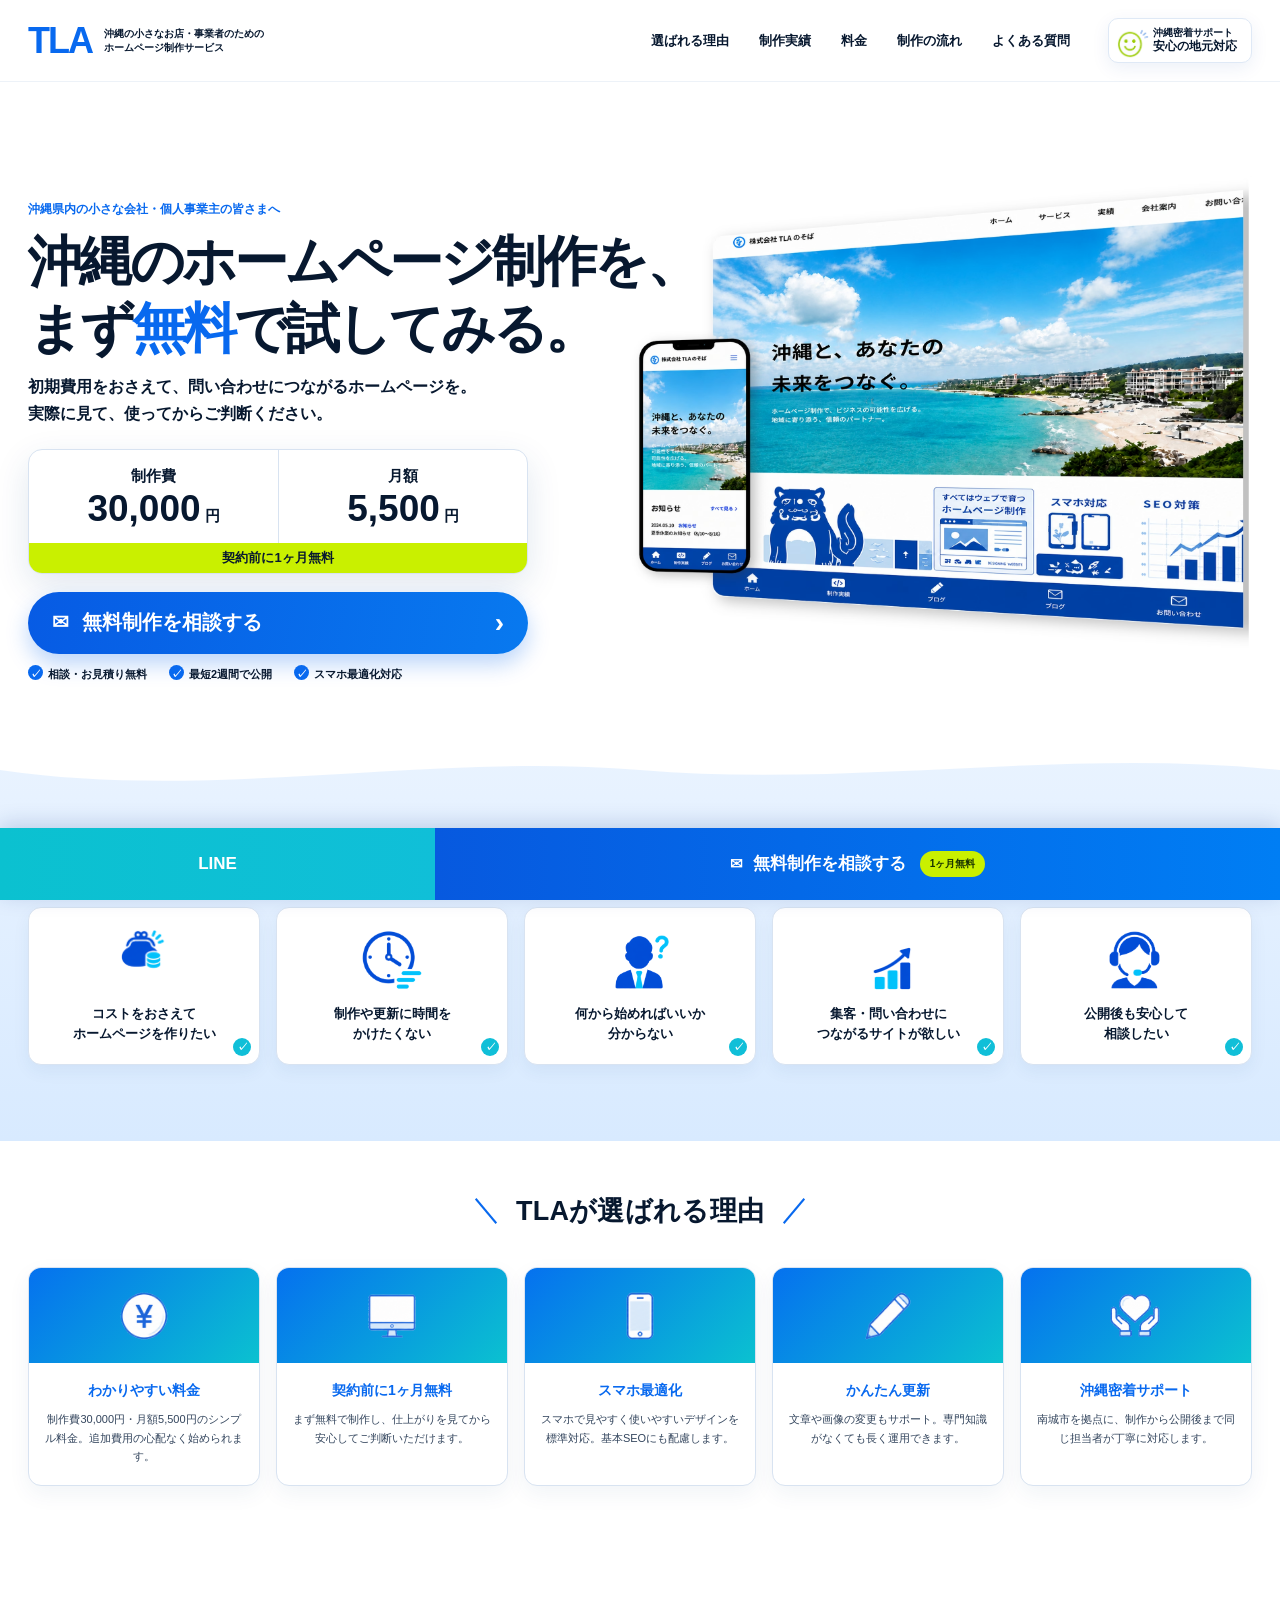
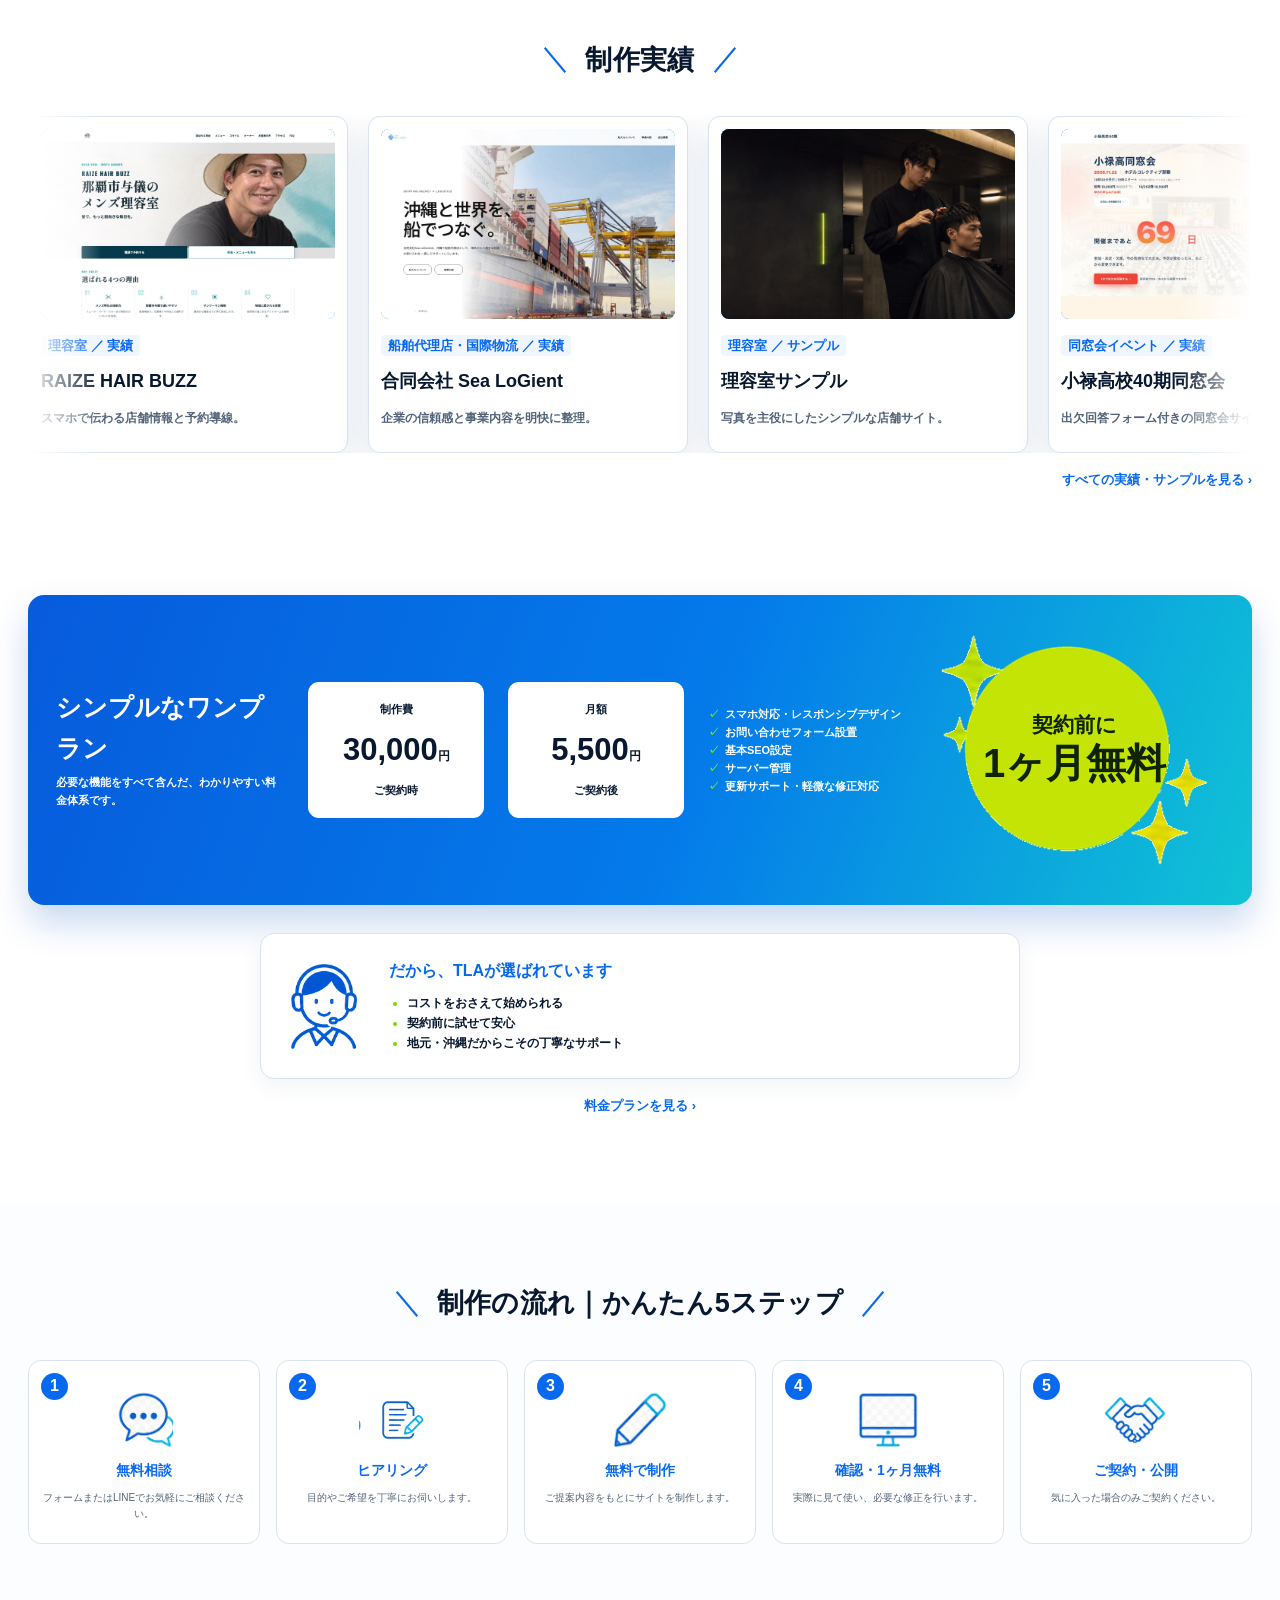
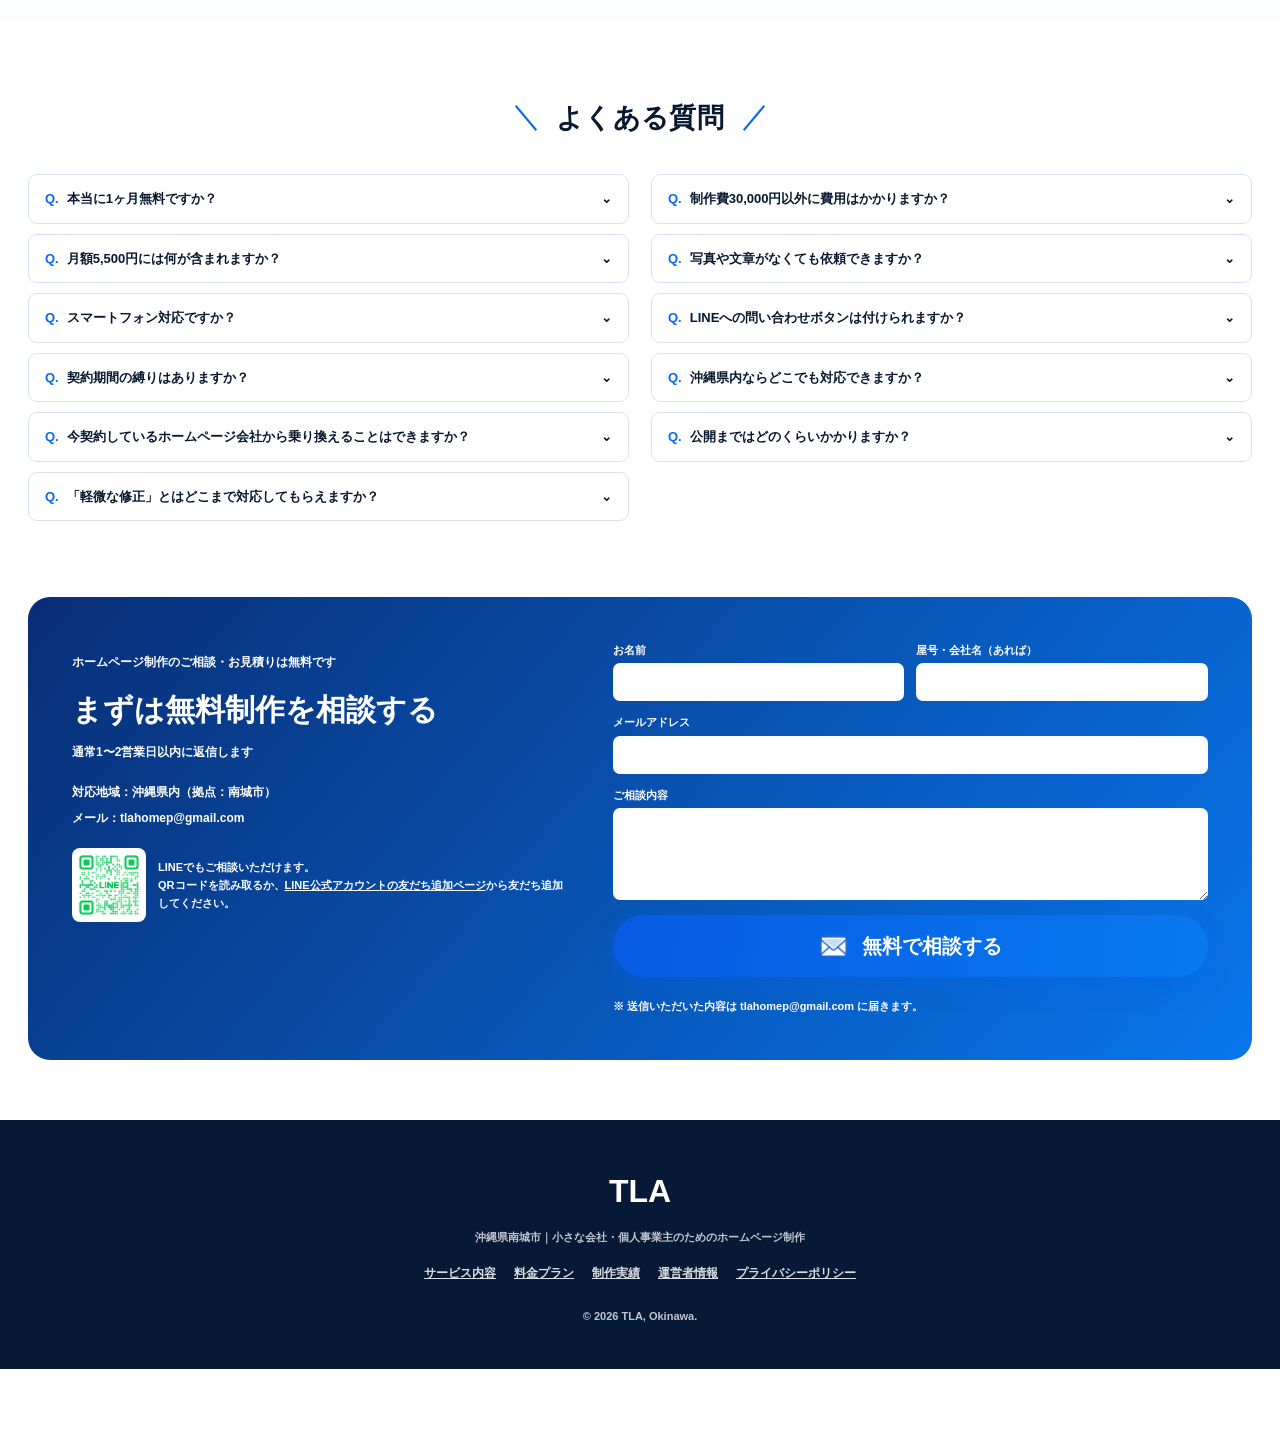
<file: index.html>
<!DOCTYPE html>
<html lang="ja">
<head>
<meta charset="UTF-8">
<meta name="viewport" content="width=device-width, initial-scale=1.0">
<title>沖縄のホームページ制作TLA｜個人事業主向け・制作費3万円/1ヶ月無料</title>
<meta name="description" content="沖縄県の小規模事業者・個人事業主向けのホームページ制作サービスTLA。制作費30,000円、月額5,500円。スマホ対応やお問い合わせ機能を備え、まずは1ヶ月無料でお試しいただけます。">
<link rel="canonical" href="https://okinawa-tla-homepage.netlify.app/">
<meta name="theme-color" content="#0869ef">
<meta name="google-site-verification" content="1mg3R8BGwBovq8a1gBfkSIv4Iu7BbKoxie0ZHGPCuB4" />

<!-- Open Graph / Facebook -->
<meta property="og:type" content="website">
<meta property="og:locale" content="ja_JP">
<meta property="og:site_name" content="TLA">
<meta property="og:url" content="https://okinawa-tla-homepage.netlify.app/">
<meta property="og:title" content="沖縄のホームページ制作TLA｜個人事業主向け・制作費3万円/1ヶ月無料">
<meta property="og:description" content="沖縄県の小規模事業者・個人事業主向けのホームページ制作サービスTLA。制作費30,000円、月額5,500円。まずは制作・公開し、1ヶ月無料でお試しいただけます。">
<meta property="og:image" content="https://okinawa-tla-homepage.netlify.app/images/og-image.jpg">
<meta property="og:image:width" content="1200">
<meta property="og:image:height" content="630">
<meta property="og:image:alt" content="TLA｜沖縄のホームページ制作 小さな会社・個人事業主に。">

<!-- Twitter -->
<meta name="twitter:card" content="summary_large_image">
<meta name="twitter:title" content="沖縄のホームページ制作TLA｜個人事業主向け・制作費3万円/1ヶ月無料">
<meta name="twitter:description" content="沖縄県の小規模事業者・個人事業主向けのホームページ制作サービスTLA。制作費30,000円、月額5,500円。まずは制作・公開し、1ヶ月無料でお試しいただけます。">
<meta name="twitter:image" content="https://okinawa-tla-homepage.netlify.app/images/og-image.jpg">

<!-- Favicon -->
<link rel="icon" type="image/svg+xml" href="images/favicon.svg">
<link rel="icon" type="image/png" sizes="32x32" href="images/favicon-32.png">
<link rel="apple-touch-icon" sizes="180x180" href="images/favicon-180.png">
<link rel="manifest" href="site.webmanifest">

<link rel="stylesheet" href="css/home.css">

<script type="application/ld+json">
{
  "@context": "https://schema.org",
  "@type": "ProfessionalService",
  "name": "TLA",
  "description": "沖縄県の小規模事業者・個人事業主向けホームページ制作サービス。制作費30,000円、月額5,500円。スマホ対応・お問い合わせ・LINE・Googleマップ・基本SEO対応。まずは1ヶ月無料でお試しいただけます。",
  "url": "https://okinawa-tla-homepage.netlify.app/",
  "email": "tlahomep@gmail.com",
  "areaServed": {
    "@type": "State",
    "name": "沖縄県"
  },
  "priceRange": "¥30,000〜",
  "address": {
    "@type": "PostalAddress",
    "addressLocality": "南城市",
    "addressRegion": "沖縄県",
    "addressCountry": "JP"
  },
  "logo": "https://okinawa-tla-homepage.netlify.app/images/favicon-180.png",
  "image": "https://okinawa-tla-homepage.netlify.app/images/og-image.jpg",
  "sameAs": [
    "https://line.me/R/ti/p/@527yvzvj"
  ]
}
</script>

<script type="application/ld+json">
{
  "@context": "https://schema.org",
  "@type": "FAQPage",
  "mainEntity": [
    {
      "@type": "Question",
      "name": "本当に1ヶ月無料ですか？",
      "acceptedAnswer": { "@type": "Answer", "text": "はい。制作・公開から1ヶ月間は、制作費・管理費とも一切発生しません。実際にホームページをお使いいただいた上でご判断ください。" }
    },
    {
      "@type": "Question",
      "name": "制作費30,000円以外に費用はかかりますか？",
      "acceptedAnswer": { "@type": "Answer", "text": "いいえ。ご契約後も、更新や軽微な修正は月額5,500円に含まれており、追加費用はかかりません。大幅なページ追加・機能追加など大掛かりな制作が必要な場合のみ、別途ご相談・お見積もりとなります。" }
    },
    {
      "@type": "Question",
      "name": "月額5,500円には何が含まれますか？",
      "acceptedAnswer": { "@type": "Answer", "text": "サーバー管理、ホームページの維持管理のほか、文章変更・写真差し替え・営業時間や料金の変更・お知らせ追加・軽微なレイアウト修正・お問い合わせフォーム管理まで、公開後の更新はすべて含まれます。" }
    },
    {
      "@type": "Question",
      "name": "写真や文章がなくても依頼できますか？",
      "acceptedAnswer": { "@type": "Answer", "text": "はい。ご相談いただければ、写真・文章の準備についてもサポートします。何もない状態からのご相談も歓迎です。" }
    },
    {
      "@type": "Question",
      "name": "スマートフォン対応ですか？",
      "acceptedAnswer": { "@type": "Answer", "text": "はい。すべてのホームページは、スマートフォンで見ても崩れないレスポンシブデザインで制作しています。" }
    },
    {
      "@type": "Question",
      "name": "LINEへの問い合わせボタンは付けられますか？",
      "acceptedAnswer": { "@type": "Answer", "text": "はい。LINE公式アカウントをお持ちであれば、ホームページからそのまま友だち追加・お問い合わせいただける導線を設置できます。" }
    },
    {
      "@type": "Question",
      "name": "契約期間の縛りはありますか？",
      "acceptedAnswer": { "@type": "Answer", "text": "ありません。1ヶ月単位でいつでも解約できます。解約をお申し付けいただいた月の月額料金を最後に、翌月以降の料金は発生しません。" }
    },
    {
      "@type": "Question",
      "name": "沖縄県内ならどこでも対応できますか？",
      "acceptedAnswer": { "@type": "Answer", "text": "はい。沖縄県内であれば対応可能です。直接お伺いしての打ち合わせもご相談いただけます。" }
    },
    {
      "@type": "Question",
      "name": "今契約しているホームページ会社から乗り換えることはできますか？",
      "acceptedAnswer": { "@type": "Answer", "text": "可能です。ただし、現在のホームページやドメインの引き継ぎは行っておらず、新しくゼロから制作する形になります。今契約中のホームページ会社との解約手続きは、お客様ご自身でお願いいたします。" }
    },
    {
      "@type": "Question",
      "name": "公開まではどのくらいかかりますか？",
      "acceptedAnswer": { "@type": "Answer", "text": "お問い合わせから最短2週間ほどが目安です。素材のご準備状況により前後します。" }
    },
    {
      "@type": "Question",
      "name": "「軽微な修正」とはどこまで対応してもらえますか？",
      "acceptedAnswer": { "@type": "Answer", "text": "文章の言い回し、写真の差し替え、価格・営業時間などの情報修正、レイアウトの微調整など、軽微な内容であれば対応する範囲を限定せずご依頼いただけます。大幅なデザイン変更やページの新規追加など、大掛かりな制作が必要な場合は別途ご相談・お見積もりとなります。" }
    }
  ]
}
</script>

<script type="application/ld+json">
{
  "@context": "https://schema.org",
  "@type": "WebSite",
  "name": "TLA",
  "url": "https://okinawa-tla-homepage.netlify.app/",
  "inLanguage": "ja"
}
</script>
</head>
<body>
  <a class="skip" href="#main">本文へ移動</a>
  <header class="header">
    <a class="brand" href="#top" aria-label="TLA トップへ"><b>TLA</b><span>沖縄の小さなお店・事業者のための<br>ホームページ制作サービス</span></a>
    <nav aria-label="メインメニュー">
      <a href="#reasons">選ばれる理由</a><a href="#works">制作実績</a><a href="#price">料金</a><a href="#flow">制作の流れ</a><a href="#faq">よくある質問</a>
    </nav>
    <a class="header-badge" href="#contact"><img src="images/lp/ui-assurance.png" alt="" width="286" height="262">沖縄密着サポート<br><strong>安心の地元対応</strong></a>
  </header>

  <main id="main">
    <section class="hero" id="top">
      <div class="hero-copy">
        <p class="eyebrow">沖縄県内の小さな会社・個人事業主の皆さまへ</p>
        <h1>沖縄のホームページ制作を、<br>まず<span>無料</span>で試してみる。</h1>
        <p class="lead">初期費用をおさえて、問い合わせにつながるホームページを。<br>実際に見て、使ってからご判断ください。</p>
        <div class="hero-price">
          <div><small>制作費</small><strong>30,000<em>円</em></strong></div>
          <div><small>月額</small><strong>5,500<em>円</em></strong></div>
          <p>契約前に1ヶ月無料</p>
        </div>
        <a class="btn btn-primary" href="#contact"><span>✉</span> 無料制作を相談する <b>›</b></a>
        <ul class="micro-list"><li>相談・お見積り無料</li><li>最短2週間で公開</li><li>スマホ最適化対応</li></ul>
      </div>
      <div class="hero-visual">
        <picture>
          <source srcset="images/lp/hero-visual-original-opaque-2x.avif" type="image/avif">
          <source srcset="images/lp/hero-visual-original-opaque-2x.webp" type="image/webp">
          <img
            class="hero-visual-image"
            src="images/lp/hero-visual-original-opaque-2x.png"
            alt="沖縄のウェブサイトを表示したパソコンとスマートフォン"
            width="1851"
            height="1410"
            fetchpriority="high"
          >
        </picture>
      </div>
    </section>

    <section class="section problems" id="problems">
      <div class="section-head"><span aria-hidden="true"></span><h2>こんなお悩み、ありませんか？</h2><span aria-hidden="true"></span></div>
      <div class="problem-grid">
        <article><img src="images/lp/problem-cost.png" alt="" loading="lazy" width="403" height="522"><p>コストをおさえて<br>ホームページを作りたい</p></article>
        <article><img src="images/lp/problem-time.png" alt="" loading="lazy" width="387" height="379"><p>制作や更新に時間を<br>かけたくない</p></article>
        <article><img src="images/lp/problem-confusion.png" alt="" loading="lazy" width="405" height="403"><p>何から始めればいいか<br>分からない</p></article>
        <article><img src="images/lp/problem-growth.png" alt="" loading="lazy" width="401" height="512"><p>集客・問い合わせに<br>つながるサイトが欲しい</p></article>
        <article><img src="images/lp/problem-support.png" alt="" loading="lazy" width="345" height="365"><p>公開後も安心して<br>相談したい</p></article>
      </div>
    </section>

    <section class="section reasons" id="reasons">
      <div class="section-head"><span aria-hidden="true"></span><h2>TLAが選ばれる理由</h2><span aria-hidden="true"></span></div>
      <div class="reason-grid">
        <article><div><img src="images/lp/benefit-price.png" alt="" loading="lazy" width="252" height="254"></div><h3>わかりやすい料金</h3><p>制作費30,000円・月額5,500円のシンプル料金。追加費用の心配なく始められます。</p></article>
        <article><div><img src="images/lp/benefit-desktop.png" alt="" loading="lazy" width="273" height="250"></div><h3>契約前に1ヶ月無料</h3><p>まず無料で制作し、仕上がりを見てから安心してご判断いただけます。</p></article>
        <article><div><img src="images/lp/benefit-smartphone.png" alt="" loading="lazy" width="166" height="258"></div><h3>スマホ最適化</h3><p>スマホで見やすく使いやすいデザインを標準対応。基本SEOにも配慮します。</p></article>
        <article><div><img src="images/lp/benefit-edit.png" alt="" loading="lazy" width="251" height="256"></div><h3>かんたん更新</h3><p>文章や画像の変更もサポート。専門知識がなくても長く運用できます。</p></article>
        <article><div><img src="images/lp/benefit-care.png" alt="" loading="lazy" width="282" height="257"></div><h3>沖縄密着サポート</h3><p>南城市を拠点に、制作から公開後まで同じ担当者が丁寧に対応します。</p></article>
      </div>
    </section>

    <section class="section works" id="works">
      <div class="section-head"><span aria-hidden="true"></span><h2>制作実績</h2><span aria-hidden="true"></span></div>
      <div class="works-marquee">
        <div class="works-track">
          <a href="https://raize-hair-buzz.netlify.app/" target="_blank" rel="noopener">
            <img class="work-img" src="images/works-raize-hair-buzz.jpg" alt="RAIZE HAIR BUZZ トップページ" loading="lazy" width="1600" height="1000">
            <small>理容室 ／ 実績</small><h3>RAIZE HAIR BUZZ</h3><p>スマホで伝わる店舗情報と予約導線。</p>
          </a>
          <a href="https://sea-logient-yogi.netlify.app/" target="_blank" rel="noopener">
            <img class="work-img" src="images/works-sea-logient.jpg" alt="合同会社Sea LoGient トップページ" loading="lazy" width="1600" height="1000">
            <small>船舶代理店・国際物流 ／ 実績</small><h3>合同会社 Sea LoGient</h3><p>企業の信頼感と事業内容を明快に整理。</p>
          </a>
          <a href="https://barbers-sample.netlify.app/" target="_blank" rel="noopener">
            <img class="work-img" src="images/works-sample-barber.jpg" alt="理容室サンプル トップページ" loading="lazy" width="1672" height="941">
            <small>理容室 ／ サンプル</small><h3>理容室サンプル</h3><p>写真を主役にしたシンプルな店舗サイト。</p>
          </a>
          <a href="https://orokukoukou-40-dousuokai.netlify.app/" target="_blank" rel="noopener">
            <img class="work-img" src="images/works-orokukoukou-40.jpg" alt="小禄高校40期同窓会 トップページ" loading="lazy" width="1600" height="1000">
            <small>同窓会イベント ／ 実績</small><h3>小禄高校40期同窓会</h3><p>出欠回答フォーム付きの同窓会サイト。</p>
          </a>
          <a href="https://raize-hair-buzz.netlify.app/" target="_blank" rel="noopener" aria-hidden="true" tabindex="-1">
            <img class="work-img" src="images/works-raize-hair-buzz.jpg" alt="" loading="lazy" width="1600" height="1000">
            <small>理容室 ／ 実績</small><h3>RAIZE HAIR BUZZ</h3><p>スマホで伝わる店舗情報と予約導線。</p>
          </a>
          <a href="https://sea-logient-yogi.netlify.app/" target="_blank" rel="noopener" aria-hidden="true" tabindex="-1">
            <img class="work-img" src="images/works-sea-logient.jpg" alt="" loading="lazy" width="1600" height="1000">
            <small>船舶代理店・国際物流 ／ 実績</small><h3>合同会社 Sea LoGient</h3><p>企業の信頼感と事業内容を明快に整理。</p>
          </a>
          <a href="https://barbers-sample.netlify.app/" target="_blank" rel="noopener" aria-hidden="true" tabindex="-1">
            <img class="work-img" src="images/works-sample-barber.jpg" alt="" loading="lazy" width="1672" height="941">
            <small>理容室 ／ サンプル</small><h3>理容室サンプル</h3><p>写真を主役にしたシンプルな店舗サイト。</p>
          </a>
          <a href="https://orokukoukou-40-dousuokai.netlify.app/" target="_blank" rel="noopener" aria-hidden="true" tabindex="-1">
            <img class="work-img" src="images/works-orokukoukou-40.jpg" alt="" loading="lazy" width="1600" height="1000">
            <small>同窓会イベント ／ 実績</small><h3>小禄高校40期同窓会</h3><p>出欠回答フォーム付きの同窓会サイト。</p>
          </a>
        </div>
      </div>
      <a class="text-link" href="/works/">すべての実績・サンプルを見る ›</a>
    </section>

    <section class="section price-section" id="price">
      <div class="price-panel">
        <div class="panel-title"><h2>シンプルなワンプラン</h2><p>必要な機能をすべて含んだ、わかりやすい料金体系です。</p></div>
        <div class="price-box"><small>制作費</small><strong>30,000<em>円</em></strong><span>ご契約時</span></div>
        <div class="price-box"><small>月額</small><strong>5,500<em>円</em></strong><span>ご契約後</span></div>
        <ul><li>スマホ対応・レスポンシブデザイン</li><li>お問い合わせフォーム設置</li><li>基本SEO設定</li><li>サーバー管理</li><li>更新サポート・軽微な修正対応</li></ul>
        <div class="trial"><img src="images/lp/ui-free-trial-burst.png" alt="" loading="lazy" width="320" height="281"><b>契約前に<br><strong>1ヶ月無料</strong></b></div>
      </div>

      <div class="chosen">
        <img src="images/lp/ui-support-person.png" alt="" loading="lazy" width="237" height="293">
        <h3>だから、TLAが選ばれています</h3>
        <ul>
          <li>コストをおさえて始められる</li>
          <li>契約前に試せて安心</li>
          <li>地元・沖縄だからこその丁寧なサポート</li>
        </ul>
      </div>
      <p class="text-link" style="text-align:center;"><a href="/pricing/">料金プランを見る ›</a></p>
    </section>

    <section class="section flow" id="flow">
      <div class="section-head"><span aria-hidden="true"></span><h2>制作の流れ｜かんたん5ステップ</h2><span aria-hidden="true"></span></div>
      <div class="flow-grid">
        <article><b>1</b><img src="images/lp/flow-consultation.png" alt="" loading="lazy" width="253" height="266"><h3>無料相談</h3><p>フォームまたはLINEでお気軽にご相談ください。</p></article>
        <article><b>2</b><img src="images/lp/flow-hearing.png" alt="" loading="lazy" width="376" height="254"><h3>ヒアリング</h3><p>目的やご希望を丁寧にお伺いします。</p></article>
        <article><b>3</b><img src="images/lp/flow-production.png" alt="" loading="lazy" width="252" height="259"><h3>無料で制作</h3><p>ご提案内容をもとにサイトを制作します。</p></article>
        <article><b>4</b><img src="images/lp/flow-review.png" alt="" loading="lazy" width="273" height="254"><h3>確認・1ヶ月無料</h3><p>実際に見て使い、必要な修正を行います。</p></article>
        <article><b>5</b><img src="images/lp/flow-contract.png" alt="" loading="lazy" width="298" height="244"><h3>ご契約・公開</h3><p>気に入った場合のみご契約ください。</p></article>
      </div>
    </section>

    <section class="section faq" id="faq">
      <div class="section-head"><span aria-hidden="true"></span><h2>よくある質問</h2><span aria-hidden="true"></span></div>
      <div class="faq-grid">
        <details><summary>本当に1ヶ月無料ですか？</summary><p>はい。制作・公開から1ヶ月間は、制作費・管理費とも一切発生しません。実際にホームページをお使いいただいた上でご判断ください。</p></details>
        <details><summary>制作費30,000円以外に費用はかかりますか？</summary><p>いいえ。ご契約後も、更新や軽微な修正は月額5,500円に含まれており、追加費用はかかりません。大幅なページ追加・機能追加など大掛かりな制作が必要な場合のみ、別途ご相談・お見積もりとなります。</p></details>
        <details><summary>月額5,500円には何が含まれますか？</summary><p>サーバー管理、ホームページの維持管理のほか、文章変更・写真差し替え・営業時間や料金の変更・お知らせ追加・軽微なレイアウト修正・お問い合わせフォーム管理まで、公開後の更新はすべて含まれます。</p></details>
        <details><summary>写真や文章がなくても依頼できますか？</summary><p>はい。ご相談いただければ、写真・文章の準備についてもサポートします。何もない状態からのご相談も歓迎です。</p></details>
        <details><summary>スマートフォン対応ですか？</summary><p>はい。すべてのホームページは、スマートフォンで見ても崩れないレスポンシブデザインで制作しています。</p></details>
        <details><summary>LINEへの問い合わせボタンは付けられますか？</summary><p>はい。LINE公式アカウントをお持ちであれば、ホームページからそのまま友だち追加・お問い合わせいただける導線を設置できます。</p></details>
        <details><summary>契約期間の縛りはありますか？</summary><p>ありません。1ヶ月単位でいつでも解約できます。解約をお申し付けいただいた月の月額料金を最後に、翌月以降の料金は発生しません。</p></details>
        <details><summary>沖縄県内ならどこでも対応できますか？</summary><p>はい。沖縄県内であれば対応可能です。直接お伺いしての打ち合わせもご相談いただけます。</p></details>
        <details><summary>今契約しているホームページ会社から乗り換えることはできますか？</summary><p>可能です。ただし、現在のホームページやドメインの引き継ぎは行っておらず、新しくゼロから制作する形になります。今契約中のホームページ会社との解約手続きは、お客様ご自身でお願いいたします。</p></details>
        <details><summary>公開まではどのくらいかかりますか？</summary><p>お問い合わせから最短2週間ほどが目安です。素材のご準備状況により前後します。</p></details>
        <details><summary>「軽微な修正」とはどこまで対応してもらえますか？</summary><p>文章の言い回し、写真の差し替え、価格・営業時間などの情報修正、レイアウトの微調整など、軽微な内容であれば対応する範囲を限定せずご依頼いただけます。大幅なデザイン変更やページの新規追加など、大掛かりな制作が必要な場合は別途ご相談・お見積もりとなります。</p></details>
      </div>
    </section>

    <section class="contact" id="contact">
      <div class="contact-intro">
        <p>ホームページ制作のご相談・お見積りは無料です</p>
        <h2>まずは無料制作を相談する</h2>
        <span>通常1〜2営業日以内に返信します</span>
        <ul class="contact-facts">
          <li>対応地域：沖縄県内（拠点：南城市）</li>
          <li>メール：tlahomep@gmail.com</li>
        </ul>
        <div class="contact-line">
          <img src="images/line-qr.png" alt="LINE公式アカウント QRコード" width="74" height="74" loading="lazy">
          <p>LINEでもご相談いただけます。<br>QRコードを読み取るか、<a href="#" data-line-link target="_blank" rel="noopener" aria-label="TLAのLINE公式アカウントを友だち追加する">LINE公式アカウントの友だち追加ページ</a>から友だち追加してください。</p>
        </div>
      </div>
      <form id="contactForm" name="contact" method="POST" data-netlify="true" netlify-honeypot="botcheck">
        <input type="hidden" name="form-name" value="contact">
        <input type="hidden" name="botcheck" value="">
        <label>お名前<input name="name" autocomplete="name" required></label>
        <label>屋号・会社名（あれば）<input name="shop" autocomplete="organization"></label>
        <label class="wide">メールアドレス<input type="email" name="email" autocomplete="email" required></label>
        <label class="wide">ご相談内容<textarea name="message" rows="4" required></textarea></label>
        <button class="btn btn-primary submit-btn" type="submit"><img src="images/lp/ui-email.png" alt="" width="259" height="207">無料で相談する</button>
        <p class="form-note" id="formNote">※ 送信いただいた内容は tlahomep@gmail.com に届きます。</p>
      </form>
    </section>
  </main>

  <footer class="site-footer-lp">
    <b>TLA</b>
    <p>沖縄県南城市｜小さな会社・個人事業主のためのホームページ制作</p>
    <ul class="footer-links">
      <li><a href="/service/">サービス内容</a></li>
      <li><a href="/pricing/">料金プラン</a></li>
      <li><a href="/works/">制作実績</a></li>
      <li><a href="/about/">運営者情報</a></li>
      <li><a href="/privacy/">プライバシーポリシー</a></li>
    </ul>
    <small>&copy; 2026 TLA, Okinawa.</small>
  </footer>

  <div class="sticky-cta">
    <a class="sticky-cta-btn sticky-cta-btn--line" href="#" data-line-link target="_blank" rel="noopener" aria-label="TLAのLINE公式アカウントを友だち追加する"><strong>LINE</strong></a>
    <a class="sticky-cta-btn sticky-cta-btn--primary" href="#contact"><span>✉</span><strong>無料制作を相談する</strong><em>1ヶ月無料</em></a>
  </div>

  <script src="js/home.js" defer></script>
</body>
</html>
</file>
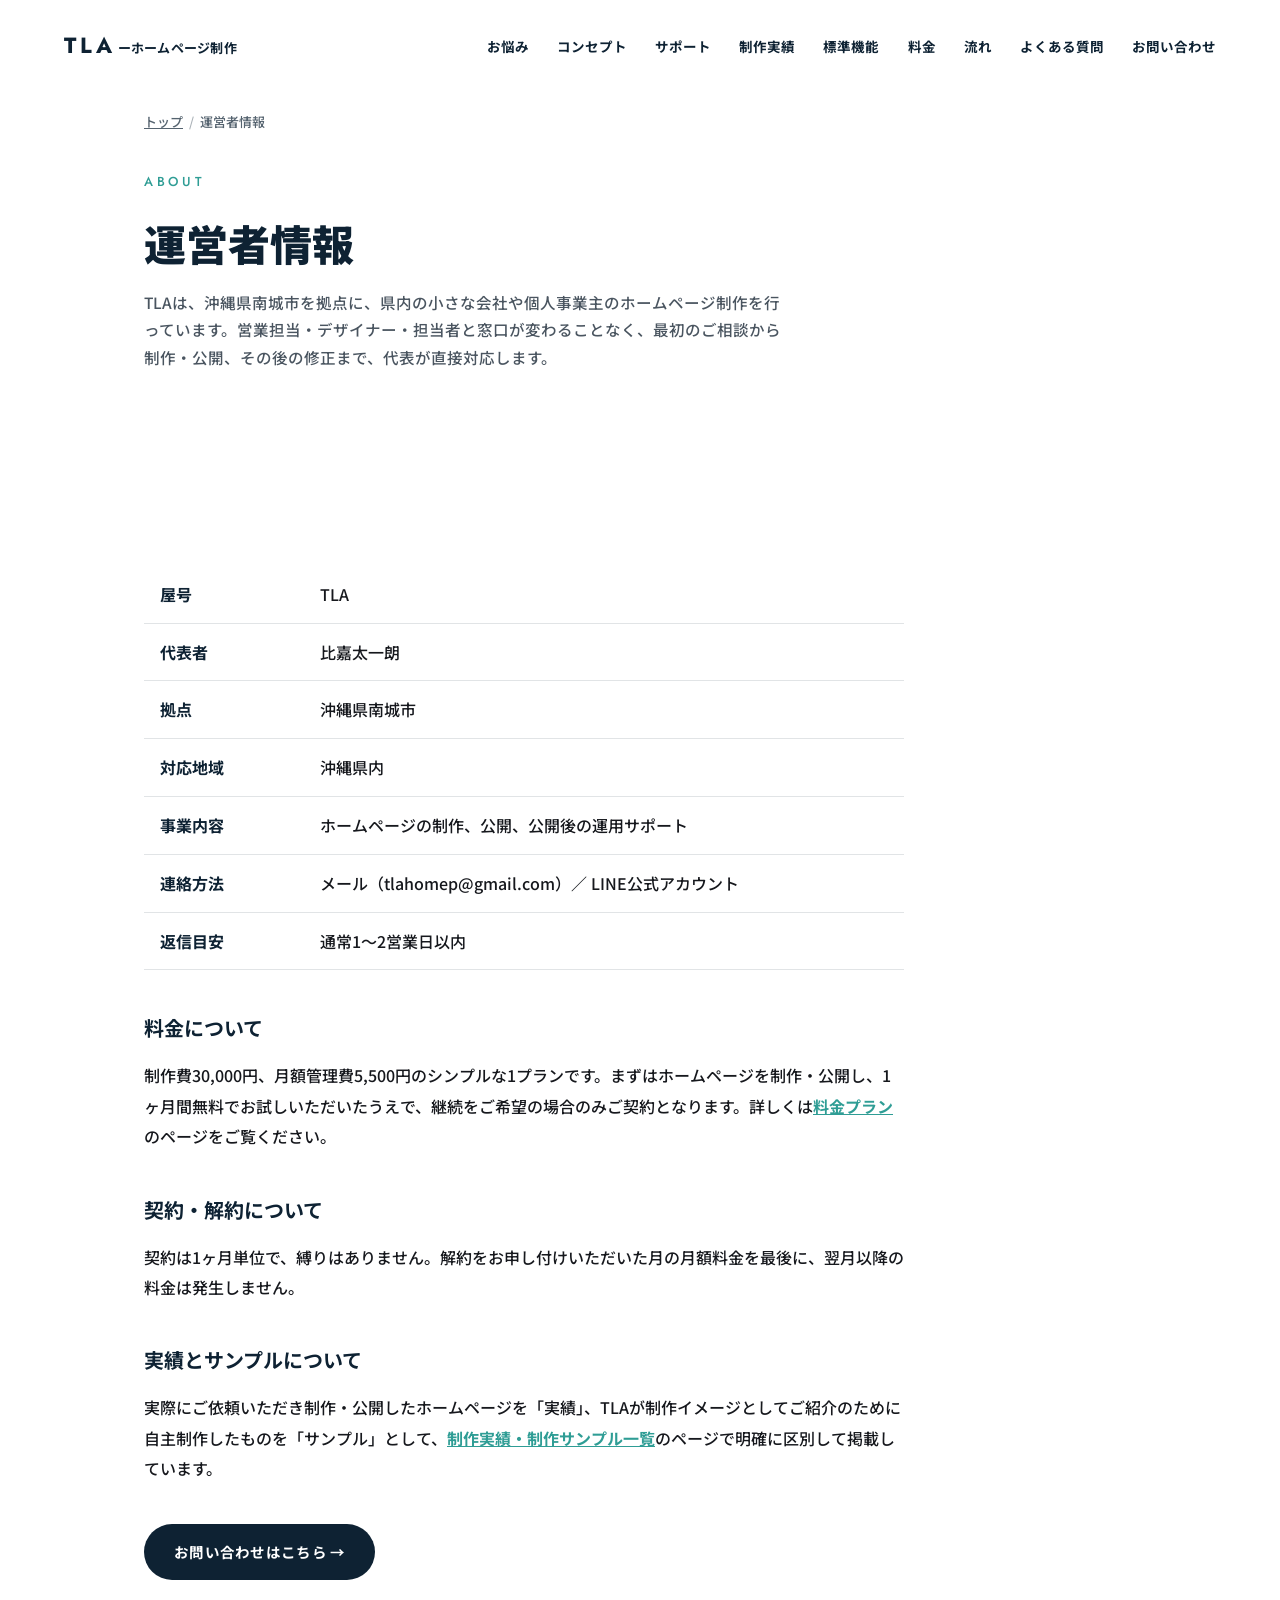
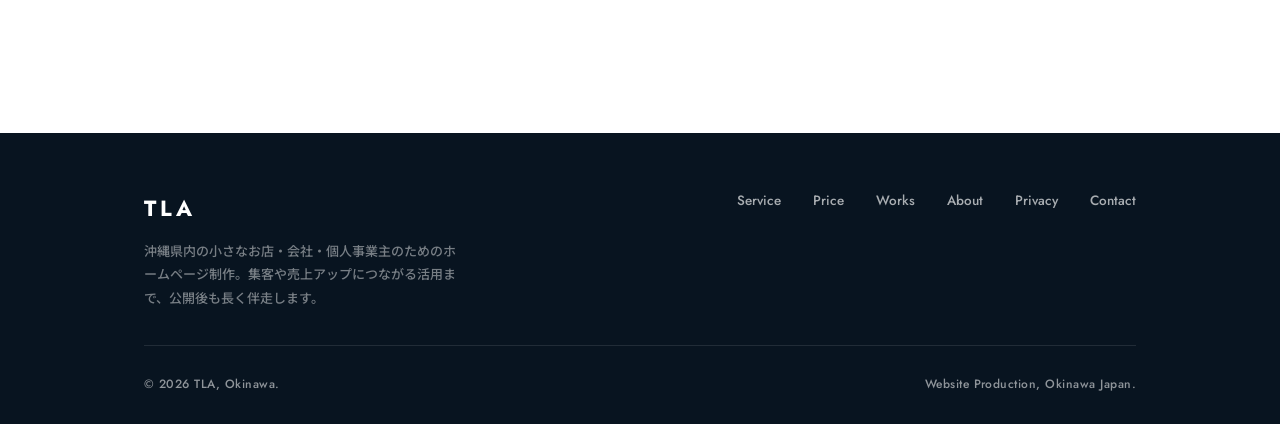
<file: about/index.html>
<!DOCTYPE html>
<html lang="ja">
<head>
<meta charset="UTF-8">
<meta name="viewport" content="width=device-width, initial-scale=1.0">
<title>運営者情報｜沖縄のホームページ制作TLA</title>
<meta name="description" content="沖縄のホームページ制作TLAの運営者情報です。代表者、拠点、対応地域、連絡方法など、サービスをご検討いただく際に確認いただきたい情報をまとめています。">
<link rel="canonical" href="https://okinawa-tla-homepage.netlify.app/about/">
<meta name="theme-color" content="#0e2233">

<meta property="og:type" content="website">
<meta property="og:locale" content="ja_JP">
<meta property="og:site_name" content="TLA">
<meta property="og:url" content="https://okinawa-tla-homepage.netlify.app/about/">
<meta property="og:title" content="運営者情報｜沖縄のホームページ制作TLA">
<meta property="og:description" content="沖縄のホームページ制作TLAの運営者情報です。代表者、拠点、対応地域、連絡方法など、サービスをご検討いただく際に確認いただきたい情報をまとめています。">
<meta property="og:image" content="https://okinawa-tla-homepage.netlify.app/images/og-image.jpg">
<meta property="og:image:width" content="1200">
<meta property="og:image:height" content="630">

<meta name="twitter:card" content="summary_large_image">
<meta name="twitter:title" content="運営者情報｜沖縄のホームページ制作TLA">
<meta name="twitter:description" content="沖縄のホームページ制作TLAの運営者情報です。代表者、拠点、対応地域、連絡方法など、サービスをご検討いただく際に確認いただきたい情報をまとめています。">
<meta name="twitter:image" content="https://okinawa-tla-homepage.netlify.app/images/og-image.jpg">

<link rel="icon" type="image/svg+xml" href="../images/favicon.svg">
<link rel="icon" type="image/png" sizes="32x32" href="../images/favicon-32.png">
<link rel="apple-touch-icon" sizes="180x180" href="../images/favicon-180.png">
<link rel="manifest" href="../site.webmanifest">

<link rel="preconnect" href="https://fonts.googleapis.com">
<link rel="preconnect" href="https://fonts.gstatic.com" crossorigin>
<link href="https://fonts.googleapis.com/css2?family=Jost:wght@400;500;700&family=Noto+Sans+JP:wght@400;500;700;900&display=swap" rel="stylesheet">
<link rel="stylesheet" href="../css/style.css">

<script type="application/ld+json">
{
  "@context": "https://schema.org",
  "@type": "BreadcrumbList",
  "itemListElement": [
    { "@type": "ListItem", "position": 1, "name": "トップ", "item": "https://okinawa-tla-homepage.netlify.app/" },
    { "@type": "ListItem", "position": 2, "name": "運営者情報", "item": "https://okinawa-tla-homepage.netlify.app/about/" }
  ]
}
</script>
</head>
<body>

<a href="#main" class="skip-link">メインコンテンツへ移動</a>

<header class="site-header" id="siteHeader">
  <a href="/" class="logo">TLA<span class="logo-sub">ーホームページ制作</span></a>
  <nav class="site-nav-bar">
    <a href="/#problem">お悩み</a>
    <a href="/#concept">コンセプト</a>
    <a href="/#support">サポート</a>
    <a href="/works/">制作実績</a>
    <a href="/service/">標準機能</a>
    <a href="/pricing/">料金</a>
    <a href="/#flow">流れ</a>
    <a href="/#faq">よくある質問</a>
    <a href="/#contact">お問い合わせ</a>
  </nav>
  <button class="nav-toggle" id="navToggle" aria-label="メニュー">
    <span></span><span></span><span></span>
  </button>
</header>

<nav class="nav-overlay" id="navOverlay">
  <ul class="nav-overlay-list">
    <li class="nav-home"><a href="/">ホームに戻る</a></li>
    <li><a href="/#problem">お悩み</a></li>
    <li><a href="/#concept">コンセプト</a></li>
    <li><a href="/#support">サポート</a></li>
    <li><a href="/works/">制作実績</a></li>
    <li><a href="/service/">標準機能</a></li>
    <li><a href="/pricing/">料金</a></li>
    <li><a href="/#flow">流れ</a></li>
    <li><a href="/#faq">よくある質問</a></li>
    <li><a href="/#contact">お問い合わせ</a></li>
  </ul>
</nav>

<main id="main">

  <nav class="breadcrumb" aria-label="パンくずリスト">
    <ol>
      <li><a href="/">トップ</a></li>
      <li>運営者情報</li>
    </ol>
  </nav>

  <div class="page-hero">
    <p class="eyebrow en">About</p>
    <h1>運営者情報</h1>
    <p class="section-lead">TLAは、沖縄県南城市を拠点に、県内の小さな会社や個人事業主のホームページ制作を行っています。営業担当・デザイナー・担当者と窓口が変わることなく、最初のご相談から制作・公開、その後の修正まで、代表が直接対応します。</p>
  </div>

  <section class="section-pad">
    <div class="container">
      <div class="prose">
        <table class="info-table">
          <tbody>
            <tr><th>屋号</th><td>TLA</td></tr>
            <tr><th>代表者</th><td>比嘉太一朗</td></tr>
            <tr><th>拠点</th><td>沖縄県南城市</td></tr>
            <tr><th>対応地域</th><td>沖縄県内</td></tr>
            <tr><th>事業内容</th><td>ホームページの制作、公開、公開後の運用サポート</td></tr>
            <tr><th>連絡方法</th><td>メール（tlahomep@gmail.com）／ LINE公式アカウント</td></tr>
            <tr><th>返信目安</th><td>通常1〜2営業日以内</td></tr>
          </tbody>
        </table>

        <h2>料金について</h2>
        <p>制作費30,000円、月額管理費5,500円のシンプルな1プランです。まずはホームページを制作・公開し、1ヶ月間無料でお試しいただいたうえで、継続をご希望の場合のみご契約となります。詳しくは<a href="/pricing/">料金プラン</a>のページをご覧ください。</p>

        <h2>契約・解約について</h2>
        <p>契約は1ヶ月単位で、縛りはありません。解約をお申し付けいただいた月の月額料金を最後に、翌月以降の料金は発生しません。</p>

        <h2>実績とサンプルについて</h2>
        <p>実際にご依頼いただき制作・公開したホームページを「実績」、TLAが制作イメージとしてご紹介のために自主制作したものを「サンプル」として、<a href="/works/">制作実績・制作サンプル一覧</a>のページで明確に区別して掲載しています。</p>
      </div>

      <div class="section-cta">
        <a href="/#contact" class="btn btn-primary">お問い合わせはこちら →</a>
      </div>
    </div>
  </section>

</main>

<footer class="site-footer">
  <div class="container">
    <div class="footer-top">
      <div>
        <p class="footer-logo en">TLA</p>
        <p class="footer-tag">沖縄県内の小さなお店・会社・個人事業主のためのホームページ制作。集客や売上アップにつながる活用まで、公開後も長く伴走します。</p>
      </div>
      <nav class="footer-nav en">
        <a href="/service/">Service</a>
        <a href="/pricing/">Price</a>
        <a href="/works/">Works</a>
        <a href="/about/">About</a>
        <a href="/privacy/">Privacy</a>
        <a href="/#contact">Contact</a>
      </nav>
    </div>
    <div class="footer-bottom en">
      <span>&copy; 2026 TLA, Okinawa.</span>
      <span>Website Production, Okinawa Japan.</span>
    </div>
  </div>
</footer>

<script src="../js/script.js"></script>
</body>
</html>
</file>
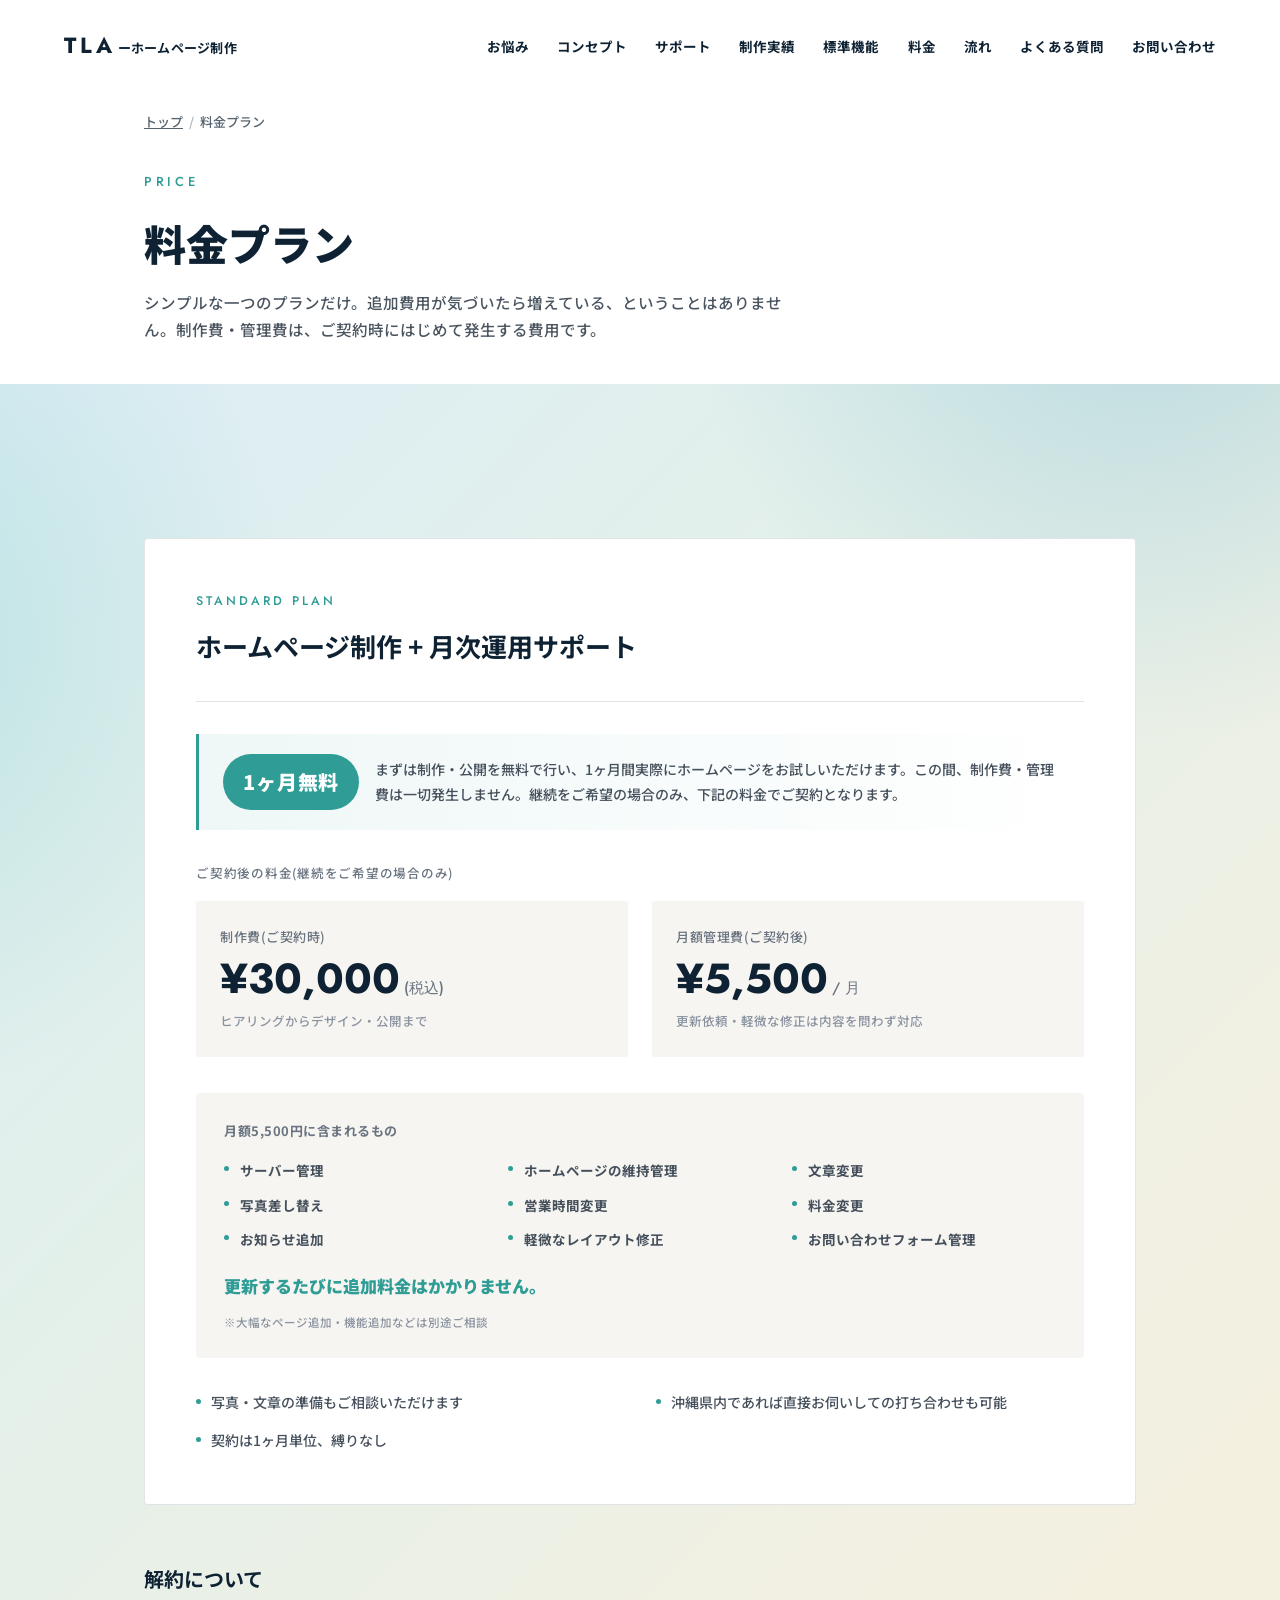
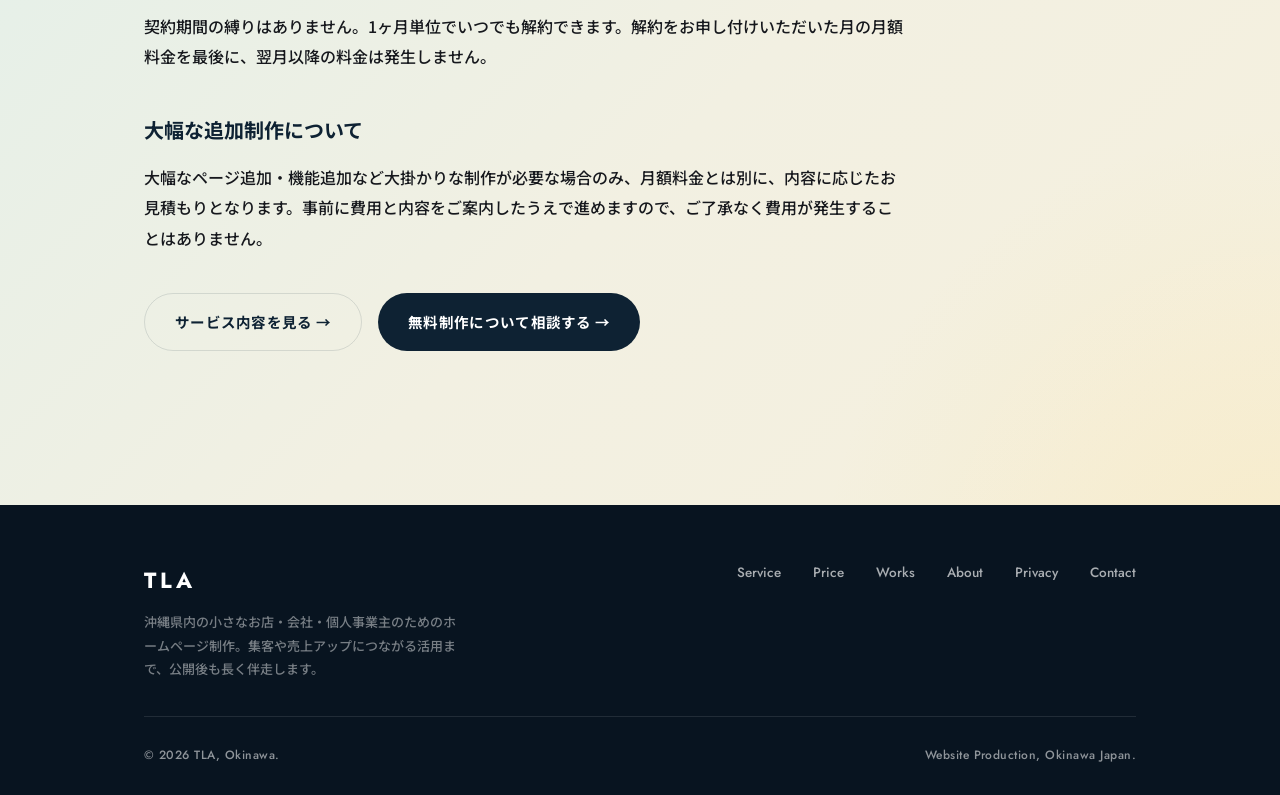
<file: pricing/index.html>
<!DOCTYPE html>
<html lang="ja">
<head>
<meta charset="UTF-8">
<meta name="viewport" content="width=device-width, initial-scale=1.0">
<title>料金プラン｜沖縄のホームページ制作TLA</title>
<meta name="description" content="TLAの料金プランをご案内します。制作費30,000円、月額管理費5,500円のシンプルな1プランのみ。まずは制作・公開し、1ヶ月間無料でお試しいただけます。契約は1ヶ月単位で縛りなし。">
<link rel="canonical" href="https://okinawa-tla-homepage.netlify.app/pricing/">
<meta name="theme-color" content="#0e2233">

<meta property="og:type" content="website">
<meta property="og:locale" content="ja_JP">
<meta property="og:site_name" content="TLA">
<meta property="og:url" content="https://okinawa-tla-homepage.netlify.app/pricing/">
<meta property="og:title" content="料金プラン｜沖縄のホームページ制作TLA">
<meta property="og:description" content="TLAの料金プランをご案内します。制作費30,000円、月額管理費5,500円のシンプルな1プランのみ。まずは制作・公開し、1ヶ月間無料でお試しいただけます。契約は1ヶ月単位で縛りなし。">
<meta property="og:image" content="https://okinawa-tla-homepage.netlify.app/images/og-image.jpg">
<meta property="og:image:width" content="1200">
<meta property="og:image:height" content="630">

<meta name="twitter:card" content="summary_large_image">
<meta name="twitter:title" content="料金プラン｜沖縄のホームページ制作TLA">
<meta name="twitter:description" content="TLAの料金プランをご案内します。制作費30,000円、月額管理費5,500円のシンプルな1プランのみ。まずは制作・公開し、1ヶ月間無料でお試しいただけます。契約は1ヶ月単位で縛りなし。">
<meta name="twitter:image" content="https://okinawa-tla-homepage.netlify.app/images/og-image.jpg">

<link rel="icon" type="image/svg+xml" href="../images/favicon.svg">
<link rel="icon" type="image/png" sizes="32x32" href="../images/favicon-32.png">
<link rel="apple-touch-icon" sizes="180x180" href="../images/favicon-180.png">
<link rel="manifest" href="../site.webmanifest">

<link rel="preconnect" href="https://fonts.googleapis.com">
<link rel="preconnect" href="https://fonts.gstatic.com" crossorigin>
<link href="https://fonts.googleapis.com/css2?family=Jost:wght@400;500;700&family=Noto+Sans+JP:wght@400;500;700;900&display=swap" rel="stylesheet">
<link rel="stylesheet" href="../css/style.css">

<script type="application/ld+json">
{
  "@context": "https://schema.org",
  "@type": "BreadcrumbList",
  "itemListElement": [
    { "@type": "ListItem", "position": 1, "name": "トップ", "item": "https://okinawa-tla-homepage.netlify.app/" },
    { "@type": "ListItem", "position": 2, "name": "料金プラン", "item": "https://okinawa-tla-homepage.netlify.app/pricing/" }
  ]
}
</script>
</head>
<body>

<a href="#main" class="skip-link">メインコンテンツへ移動</a>

<header class="site-header" id="siteHeader">
  <a href="/" class="logo">TLA<span class="logo-sub">ーホームページ制作</span></a>
  <nav class="site-nav-bar">
    <a href="/#problem">お悩み</a>
    <a href="/#concept">コンセプト</a>
    <a href="/#support">サポート</a>
    <a href="/works/">制作実績</a>
    <a href="/service/">標準機能</a>
    <a href="/pricing/">料金</a>
    <a href="/#flow">流れ</a>
    <a href="/#faq">よくある質問</a>
    <a href="/#contact">お問い合わせ</a>
  </nav>
  <button class="nav-toggle" id="navToggle" aria-label="メニュー">
    <span></span><span></span><span></span>
  </button>
</header>

<nav class="nav-overlay" id="navOverlay">
  <ul class="nav-overlay-list">
    <li class="nav-home"><a href="/">ホームに戻る</a></li>
    <li><a href="/#problem">お悩み</a></li>
    <li><a href="/#concept">コンセプト</a></li>
    <li><a href="/#support">サポート</a></li>
    <li><a href="/works/">制作実績</a></li>
    <li><a href="/service/">標準機能</a></li>
    <li><a href="/pricing/">料金</a></li>
    <li><a href="/#flow">流れ</a></li>
    <li><a href="/#faq">よくある質問</a></li>
    <li><a href="/#contact">お問い合わせ</a></li>
  </ul>
</nav>

<main id="main">

  <nav class="breadcrumb" aria-label="パンくずリスト">
    <ol>
      <li><a href="/">トップ</a></li>
      <li>料金プラン</li>
    </ol>
  </nav>

  <div class="page-hero">
    <p class="eyebrow en">Price</p>
    <h1>料金プラン</h1>
    <p class="section-lead">シンプルな一つのプランだけ。追加費用が気づいたら増えている、ということはありません。制作費・管理費は、ご契約時にはじめて発生する費用です。</p>
  </div>

  <section class="price section-pad">
    <div class="container">
      <div class="plan-card">
        <div class="plan-top">
          <div>
            <p class="plan-name en">Standard Plan</p>
            <p class="plan-headline">ホームページ制作 + 月次運用サポート</p>
          </div>
        </div>

        <div class="plan-free">
          <span class="tag">1ヶ月無料</span>
          <p>まずは制作・公開を無料で行い、1ヶ月間実際にホームページをお試しいただけます。この間、制作費・管理費は一切発生しません。継続をご希望の場合のみ、下記の料金でご契約となります。</p>
        </div>

        <p class="plan-after-label">ご契約後の料金(継続をご希望の場合のみ)</p>

        <div class="plan-prices">
          <div class="price-box">
            <p class="label">制作費(ご契約時)</p>
            <p class="amount en">¥30,000<span>(税込)</span></p>
            <p class="note">ヒアリングからデザイン・公開まで</p>
          </div>
          <div class="price-box">
            <p class="label">月額管理費(ご契約後)</p>
            <p class="amount en">¥5,500<span>/ 月</span></p>
            <p class="note">更新依頼・軽微な修正は内容を問わず対応</p>
          </div>
        </div>

        <div class="plan-monthly">
          <p class="plan-monthly-title">月額5,500円に含まれるもの</p>
          <ul class="plan-monthly-list">
            <li>サーバー管理</li>
            <li>ホームページの維持管理</li>
            <li>文章変更</li>
            <li>写真差し替え</li>
            <li>営業時間変更</li>
            <li>料金変更</li>
            <li>お知らせ追加</li>
            <li>軽微なレイアウト修正</li>
            <li>お問い合わせフォーム管理</li>
          </ul>
          <p class="plan-monthly-highlight">更新するたびに追加料金はかかりません。</p>
          <p class="plan-monthly-note">※大幅なページ追加・機能追加などは別途ご相談</p>
        </div>

        <ul class="plan-list">
          <li>写真・文章の準備もご相談いただけます</li>
          <li>沖縄県内であれば直接お伺いしての打ち合わせも可能</li>
          <li>契約は1ヶ月単位、縛りなし</li>
        </ul>
      </div>

      <div class="prose" style="margin-top:56px;">
        <h2>解約について</h2>
        <p>契約期間の縛りはありません。1ヶ月単位でいつでも解約できます。解約をお申し付けいただいた月の月額料金を最後に、翌月以降の料金は発生しません。</p>
        <h2>大幅な追加制作について</h2>
        <p>大幅なページ追加・機能追加など大掛かりな制作が必要な場合のみ、月額料金とは別に、内容に応じたお見積もりとなります。事前に費用と内容をご案内したうえで進めますので、ご了承なく費用が発生することはありません。</p>
      </div>

      <div class="section-cta">
        <a href="/service/" class="btn btn-outline">サービス内容を見る →</a>
        <a href="/#contact" class="btn btn-primary">無料制作について相談する →</a>
      </div>
    </div>
  </section>

</main>

<footer class="site-footer">
  <div class="container">
    <div class="footer-top">
      <div>
        <p class="footer-logo en">TLA</p>
        <p class="footer-tag">沖縄県内の小さなお店・会社・個人事業主のためのホームページ制作。集客や売上アップにつながる活用まで、公開後も長く伴走します。</p>
      </div>
      <nav class="footer-nav en">
        <a href="/service/">Service</a>
        <a href="/pricing/">Price</a>
        <a href="/works/">Works</a>
        <a href="/about/">About</a>
        <a href="/privacy/">Privacy</a>
        <a href="/#contact">Contact</a>
      </nav>
    </div>
    <div class="footer-bottom en">
      <span>&copy; 2026 TLA, Okinawa.</span>
      <span>Website Production, Okinawa Japan.</span>
    </div>
  </div>
</footer>

<script src="../js/script.js"></script>
</body>
</html>
</file>
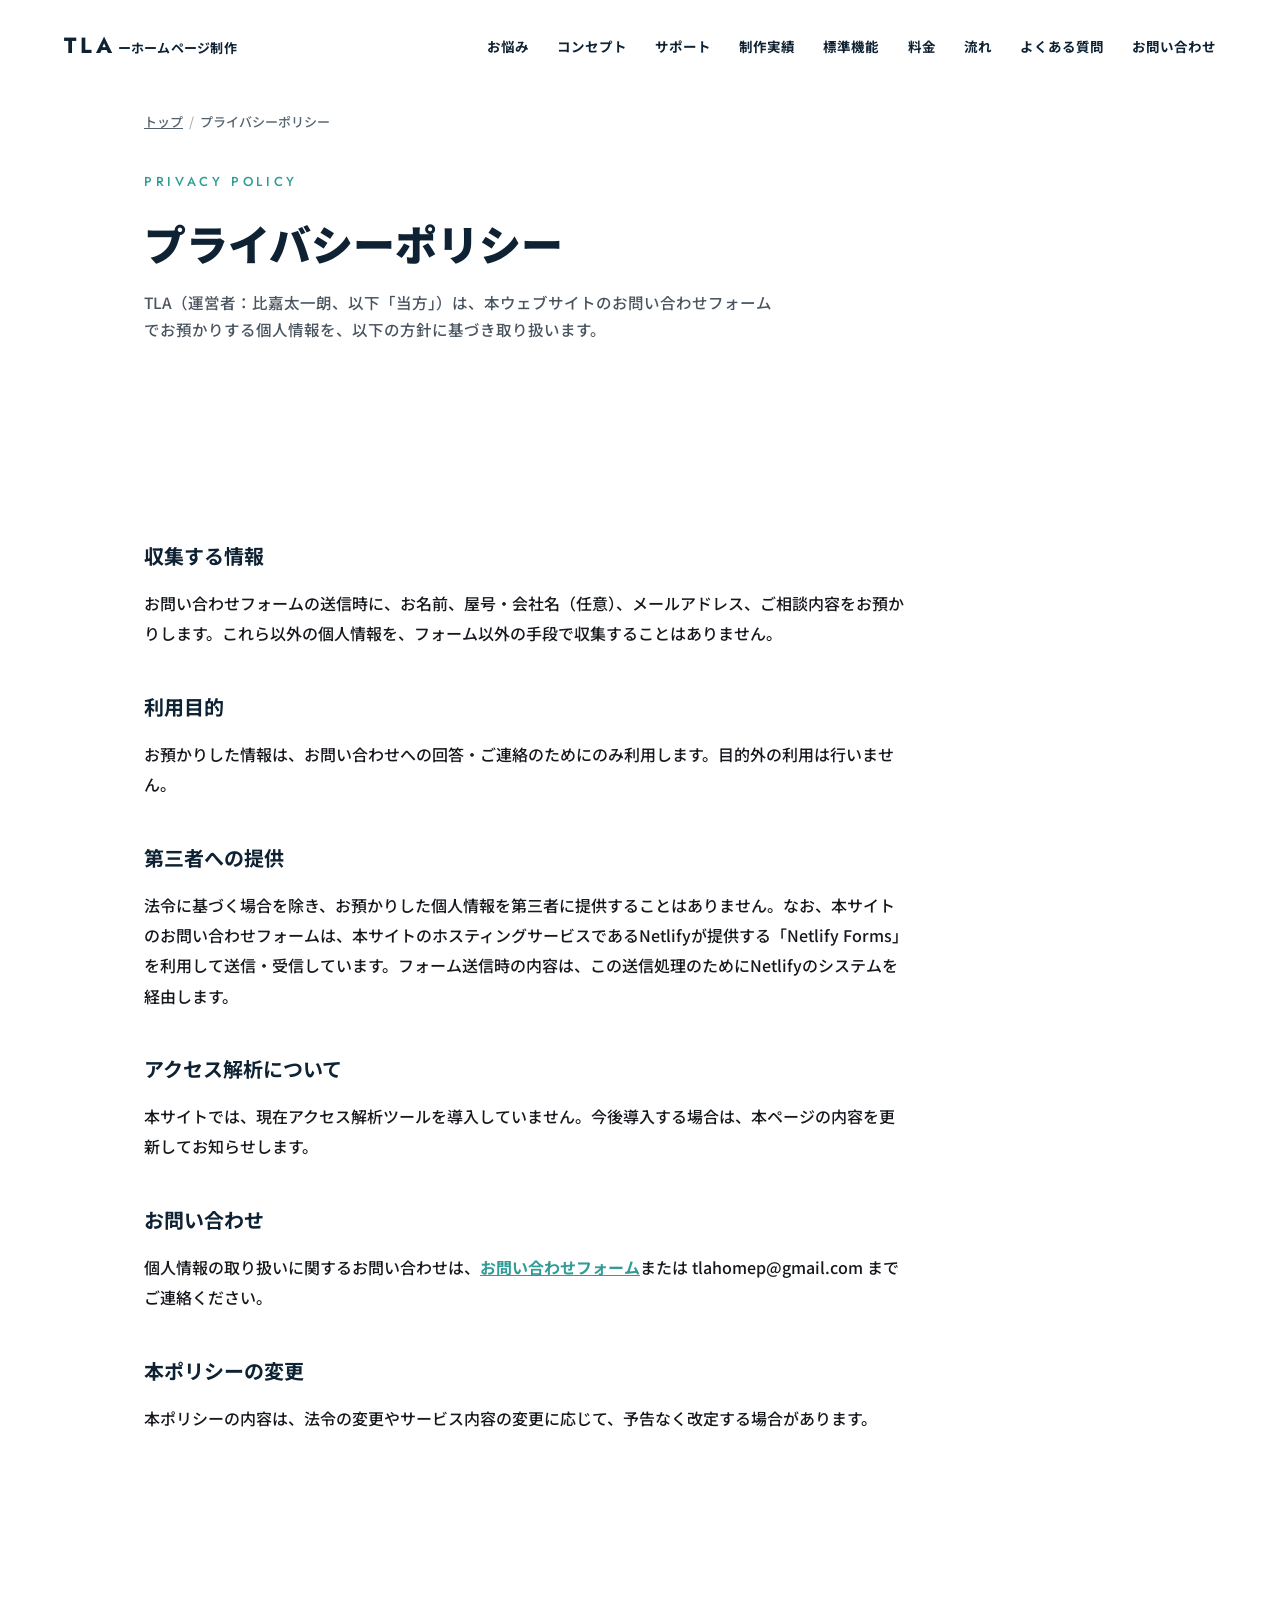
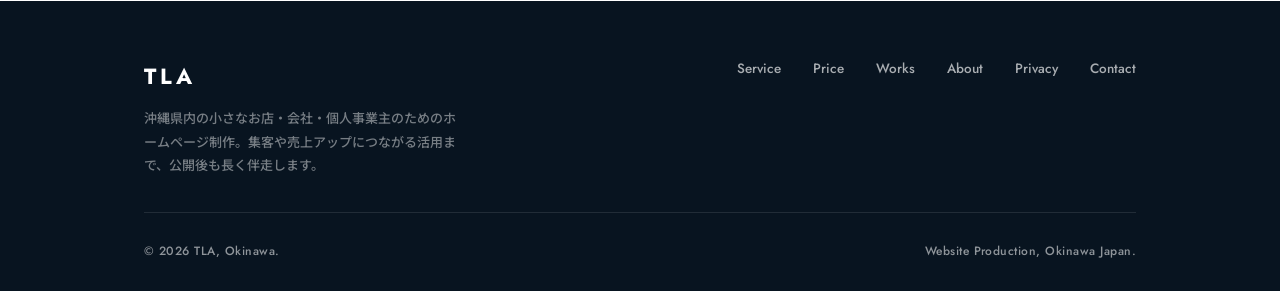
<file: privacy/index.html>
<!DOCTYPE html>
<html lang="ja">
<head>
<meta charset="UTF-8">
<meta name="viewport" content="width=device-width, initial-scale=1.0">
<title>プライバシーポリシー｜沖縄のホームページ制作TLA</title>
<meta name="description" content="沖縄のホームページ制作TLAにおける、お問い合わせフォームでお預かりする個人情報の取り扱いについてご案内します。収集する情報の範囲、利用目的、第三者提供の有無をまとめています。">
<link rel="canonical" href="https://okinawa-tla-homepage.netlify.app/privacy/">
<meta name="theme-color" content="#0e2233">

<meta property="og:type" content="website">
<meta property="og:locale" content="ja_JP">
<meta property="og:site_name" content="TLA">
<meta property="og:url" content="https://okinawa-tla-homepage.netlify.app/privacy/">
<meta property="og:title" content="プライバシーポリシー｜沖縄のホームページ制作TLA">
<meta property="og:description" content="沖縄のホームページ制作TLAにおける、お問い合わせフォームでお預かりする個人情報の取り扱いについてご案内します。">
<meta property="og:image" content="https://okinawa-tla-homepage.netlify.app/images/og-image.jpg">

<meta name="twitter:card" content="summary_large_image">
<meta name="twitter:title" content="プライバシーポリシー｜沖縄のホームページ制作TLA">
<meta name="twitter:image" content="https://okinawa-tla-homepage.netlify.app/images/og-image.jpg">

<link rel="icon" type="image/svg+xml" href="../images/favicon.svg">
<link rel="icon" type="image/png" sizes="32x32" href="../images/favicon-32.png">
<link rel="apple-touch-icon" sizes="180x180" href="../images/favicon-180.png">
<link rel="manifest" href="../site.webmanifest">

<link rel="preconnect" href="https://fonts.googleapis.com">
<link rel="preconnect" href="https://fonts.gstatic.com" crossorigin>
<link href="https://fonts.googleapis.com/css2?family=Jost:wght@400;500;700&family=Noto+Sans+JP:wght@400;500;700;900&display=swap" rel="stylesheet">
<link rel="stylesheet" href="../css/style.css">
</head>
<body>

<a href="#main" class="skip-link">メインコンテンツへ移動</a>

<header class="site-header" id="siteHeader">
  <a href="/" class="logo">TLA<span class="logo-sub">ーホームページ制作</span></a>
  <nav class="site-nav-bar">
    <a href="/#problem">お悩み</a>
    <a href="/#concept">コンセプト</a>
    <a href="/#support">サポート</a>
    <a href="/works/">制作実績</a>
    <a href="/service/">標準機能</a>
    <a href="/pricing/">料金</a>
    <a href="/#flow">流れ</a>
    <a href="/#faq">よくある質問</a>
    <a href="/#contact">お問い合わせ</a>
  </nav>
  <button class="nav-toggle" id="navToggle" aria-label="メニュー">
    <span></span><span></span><span></span>
  </button>
</header>

<nav class="nav-overlay" id="navOverlay">
  <ul class="nav-overlay-list">
    <li class="nav-home"><a href="/">ホームに戻る</a></li>
    <li><a href="/#problem">お悩み</a></li>
    <li><a href="/#concept">コンセプト</a></li>
    <li><a href="/#support">サポート</a></li>
    <li><a href="/works/">制作実績</a></li>
    <li><a href="/service/">標準機能</a></li>
    <li><a href="/pricing/">料金</a></li>
    <li><a href="/#flow">流れ</a></li>
    <li><a href="/#faq">よくある質問</a></li>
    <li><a href="/#contact">お問い合わせ</a></li>
  </ul>
</nav>

<main id="main">

  <nav class="breadcrumb" aria-label="パンくずリスト">
    <ol>
      <li><a href="/">トップ</a></li>
      <li>プライバシーポリシー</li>
    </ol>
  </nav>

  <div class="page-hero">
    <p class="eyebrow en">Privacy Policy</p>
    <h1>プライバシーポリシー</h1>
    <p class="section-lead">TLA（運営者：比嘉太一朗、以下「当方」）は、本ウェブサイトのお問い合わせフォームでお預かりする個人情報を、以下の方針に基づき取り扱います。</p>
  </div>

  <section class="section-pad">
    <div class="container">
      <div class="prose">
        <h2>収集する情報</h2>
        <p>お問い合わせフォームの送信時に、お名前、屋号・会社名（任意）、メールアドレス、ご相談内容をお預かりします。これら以外の個人情報を、フォーム以外の手段で収集することはありません。</p>

        <h2>利用目的</h2>
        <p>お預かりした情報は、お問い合わせへの回答・ご連絡のためにのみ利用します。目的外の利用は行いません。</p>

        <h2>第三者への提供</h2>
        <p>法令に基づく場合を除き、お預かりした個人情報を第三者に提供することはありません。なお、本サイトのお問い合わせフォームは、本サイトのホスティングサービスであるNetlifyが提供する「Netlify Forms」を利用して送信・受信しています。フォーム送信時の内容は、この送信処理のためにNetlifyのシステムを経由します。</p>

        <h2>アクセス解析について</h2>
        <p>本サイトでは、現在アクセス解析ツールを導入していません。今後導入する場合は、本ページの内容を更新してお知らせします。</p>

        <h2>お問い合わせ</h2>
        <p>個人情報の取り扱いに関するお問い合わせは、<a href="/#contact">お問い合わせフォーム</a>または tlahomep@gmail.com までご連絡ください。</p>

        <h2>本ポリシーの変更</h2>
        <p>本ポリシーの内容は、法令の変更やサービス内容の変更に応じて、予告なく改定する場合があります。</p>
      </div>
    </div>
  </section>

</main>

<footer class="site-footer">
  <div class="container">
    <div class="footer-top">
      <div>
        <p class="footer-logo en">TLA</p>
        <p class="footer-tag">沖縄県内の小さなお店・会社・個人事業主のためのホームページ制作。集客や売上アップにつながる活用まで、公開後も長く伴走します。</p>
      </div>
      <nav class="footer-nav en">
        <a href="/service/">Service</a>
        <a href="/pricing/">Price</a>
        <a href="/works/">Works</a>
        <a href="/about/">About</a>
        <a href="/privacy/">Privacy</a>
        <a href="/#contact">Contact</a>
      </nav>
    </div>
    <div class="footer-bottom en">
      <span>&copy; 2026 TLA, Okinawa.</span>
      <span>Website Production, Okinawa Japan.</span>
    </div>
  </div>
</footer>

<script src="../js/script.js"></script>
</body>
</html>
</file>
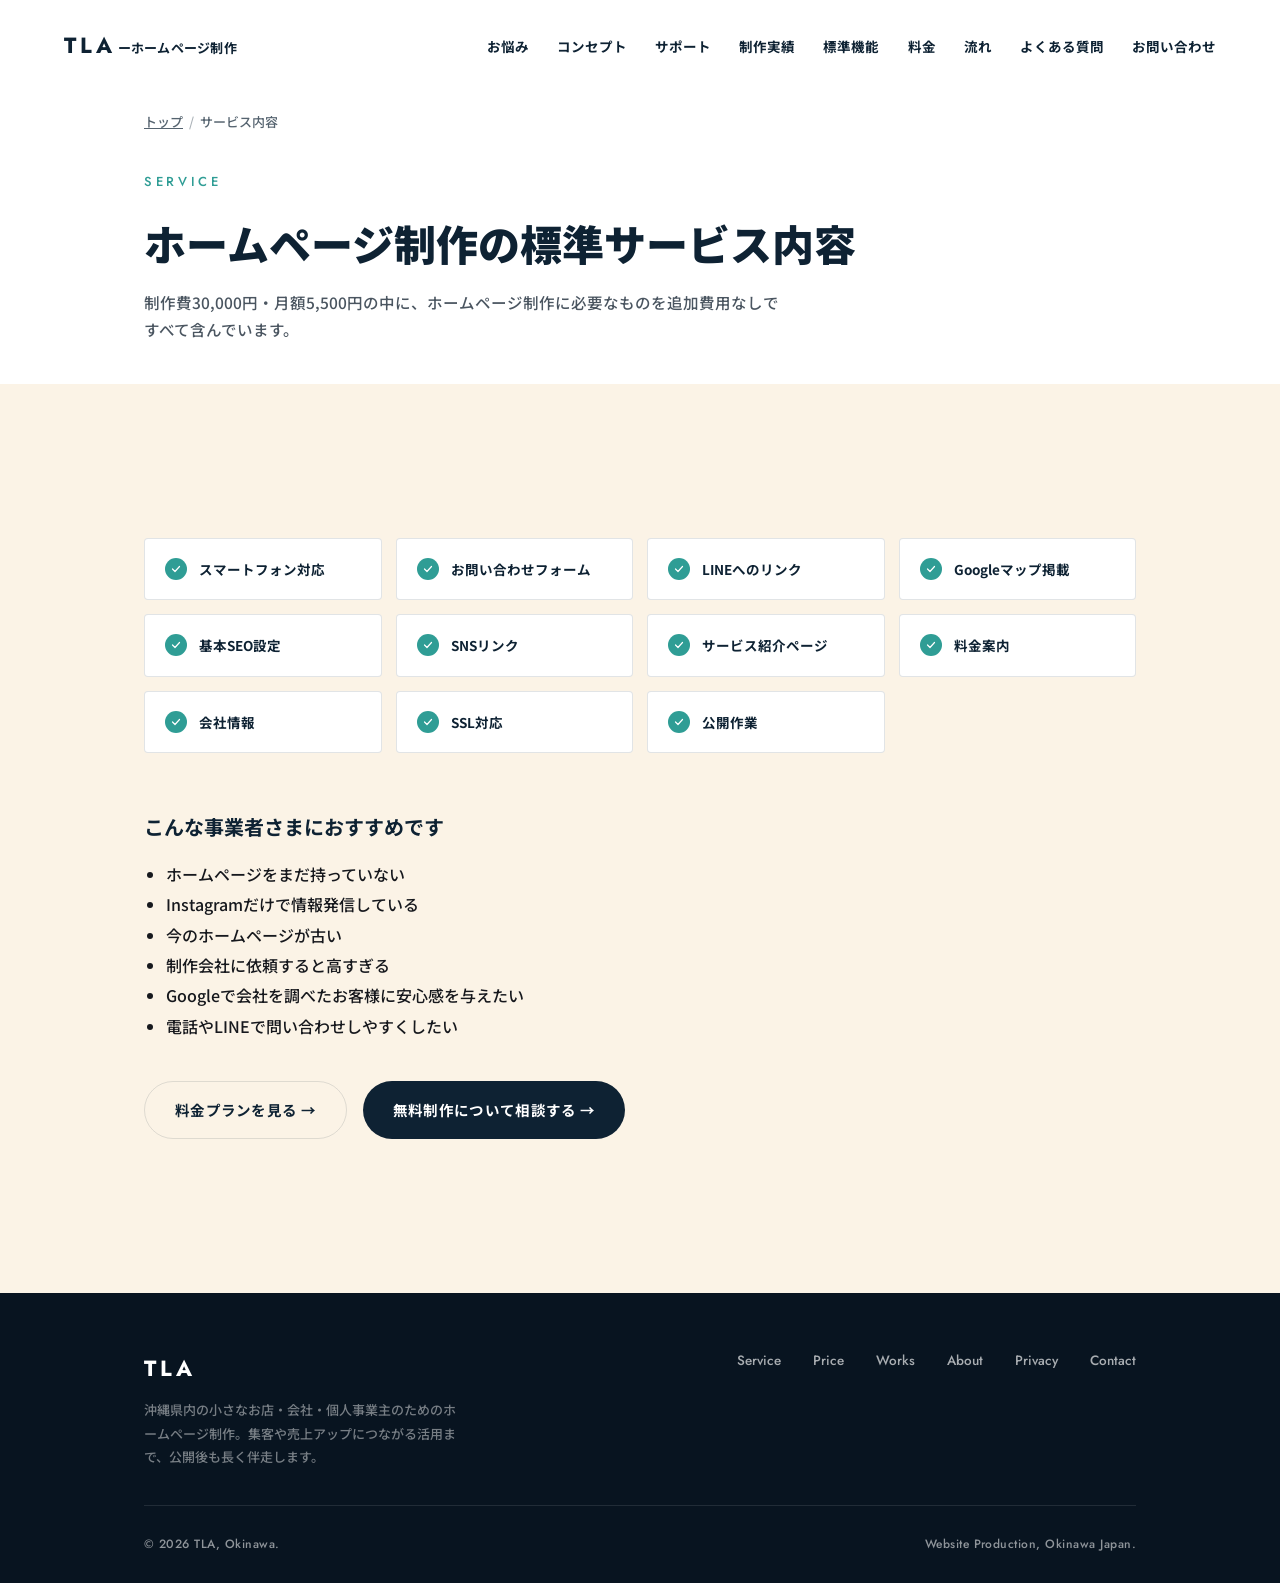
<file: service/index.html>
<!DOCTYPE html>
<html lang="ja">
<head>
<meta charset="UTF-8">
<meta name="viewport" content="width=device-width, initial-scale=1.0">
<title>サービス内容｜沖縄のホームページ制作TLA</title>
<meta name="description" content="TLAのホームページ制作で標準搭載される内容をご案内します。スマホ対応・お問い合わせフォーム・LINE連携・Googleマップ掲載・基本SEO設定など、制作費3万円にすべて含まれています。">
<link rel="canonical" href="https://okinawa-tla-homepage.netlify.app/service/">
<meta name="theme-color" content="#0e2233">

<meta property="og:type" content="website">
<meta property="og:locale" content="ja_JP">
<meta property="og:site_name" content="TLA">
<meta property="og:url" content="https://okinawa-tla-homepage.netlify.app/service/">
<meta property="og:title" content="サービス内容｜沖縄のホームページ制作TLA">
<meta property="og:description" content="TLAのホームページ制作で標準搭載される内容をご案内します。スマホ対応・お問い合わせフォーム・LINE連携・Googleマップ掲載・基本SEO設定など、制作費3万円にすべて含まれています。">
<meta property="og:image" content="https://okinawa-tla-homepage.netlify.app/images/og-image.jpg">
<meta property="og:image:width" content="1200">
<meta property="og:image:height" content="630">

<meta name="twitter:card" content="summary_large_image">
<meta name="twitter:title" content="サービス内容｜沖縄のホームページ制作TLA">
<meta name="twitter:description" content="TLAのホームページ制作で標準搭載される内容をご案内します。スマホ対応・お問い合わせフォーム・LINE連携・Googleマップ掲載・基本SEO設定など、制作費3万円にすべて含まれています。">
<meta name="twitter:image" content="https://okinawa-tla-homepage.netlify.app/images/og-image.jpg">

<link rel="icon" type="image/svg+xml" href="../images/favicon.svg">
<link rel="icon" type="image/png" sizes="32x32" href="../images/favicon-32.png">
<link rel="apple-touch-icon" sizes="180x180" href="../images/favicon-180.png">
<link rel="manifest" href="../site.webmanifest">

<link rel="preconnect" href="https://fonts.googleapis.com">
<link rel="preconnect" href="https://fonts.gstatic.com" crossorigin>
<link href="https://fonts.googleapis.com/css2?family=Jost:wght@400;500;700&family=Noto+Sans+JP:wght@400;500;700;900&display=swap" rel="stylesheet">
<link rel="stylesheet" href="../css/style.css">

<script type="application/ld+json">
{
  "@context": "https://schema.org",
  "@type": "BreadcrumbList",
  "itemListElement": [
    { "@type": "ListItem", "position": 1, "name": "トップ", "item": "https://okinawa-tla-homepage.netlify.app/" },
    { "@type": "ListItem", "position": 2, "name": "サービス内容", "item": "https://okinawa-tla-homepage.netlify.app/service/" }
  ]
}
</script>
</head>
<body>

<a href="#main" class="skip-link">メインコンテンツへ移動</a>

<header class="site-header" id="siteHeader">
  <a href="/" class="logo">TLA<span class="logo-sub">ーホームページ制作</span></a>
  <nav class="site-nav-bar">
    <a href="/#problem">お悩み</a>
    <a href="/#concept">コンセプト</a>
    <a href="/#support">サポート</a>
    <a href="/works/">制作実績</a>
    <a href="/service/">標準機能</a>
    <a href="/pricing/">料金</a>
    <a href="/#flow">流れ</a>
    <a href="/#faq">よくある質問</a>
    <a href="/#contact">お問い合わせ</a>
  </nav>
  <button class="nav-toggle" id="navToggle" aria-label="メニュー">
    <span></span><span></span><span></span>
  </button>
</header>

<nav class="nav-overlay" id="navOverlay">
  <ul class="nav-overlay-list">
    <li class="nav-home"><a href="/">ホームに戻る</a></li>
    <li><a href="/#problem">お悩み</a></li>
    <li><a href="/#concept">コンセプト</a></li>
    <li><a href="/#support">サポート</a></li>
    <li><a href="/works/">制作実績</a></li>
    <li><a href="/service/">標準機能</a></li>
    <li><a href="/pricing/">料金</a></li>
    <li><a href="/#flow">流れ</a></li>
    <li><a href="/#faq">よくある質問</a></li>
    <li><a href="/#contact">お問い合わせ</a></li>
  </ul>
</nav>

<main id="main">

  <nav class="breadcrumb" aria-label="パンくずリスト">
    <ol>
      <li><a href="/">トップ</a></li>
      <li>サービス内容</li>
    </ol>
  </nav>

  <div class="page-hero">
    <p class="eyebrow en">Service</p>
    <h1>ホームページ制作の標準サービス内容</h1>
    <p class="section-lead">制作費30,000円・月額5,500円の中に、ホームページ制作に必要なものを追加費用なしですべて含んでいます。</p>
  </div>

  <section class="func section-pad">
    <div class="container">
      <div class="include-grid">
        <div class="include-card"><span class="include-icon" aria-hidden="true"><svg viewBox="0 0 24 24" fill="none" stroke="currentColor" stroke-width="2.4" stroke-linecap="round" stroke-linejoin="round"><path d="M5 12l5 5L19 7"/></svg></span><p>スマートフォン対応</p></div>
        <div class="include-card"><span class="include-icon" aria-hidden="true"><svg viewBox="0 0 24 24" fill="none" stroke="currentColor" stroke-width="2.4" stroke-linecap="round" stroke-linejoin="round"><path d="M5 12l5 5L19 7"/></svg></span><p>お問い合わせフォーム</p></div>
        <div class="include-card"><span class="include-icon" aria-hidden="true"><svg viewBox="0 0 24 24" fill="none" stroke="currentColor" stroke-width="2.4" stroke-linecap="round" stroke-linejoin="round"><path d="M5 12l5 5L19 7"/></svg></span><p>LINEへのリンク</p></div>
        <div class="include-card"><span class="include-icon" aria-hidden="true"><svg viewBox="0 0 24 24" fill="none" stroke="currentColor" stroke-width="2.4" stroke-linecap="round" stroke-linejoin="round"><path d="M5 12l5 5L19 7"/></svg></span><p>Googleマップ掲載</p></div>
        <div class="include-card"><span class="include-icon" aria-hidden="true"><svg viewBox="0 0 24 24" fill="none" stroke="currentColor" stroke-width="2.4" stroke-linecap="round" stroke-linejoin="round"><path d="M5 12l5 5L19 7"/></svg></span><p>基本SEO設定</p></div>
        <div class="include-card"><span class="include-icon" aria-hidden="true"><svg viewBox="0 0 24 24" fill="none" stroke="currentColor" stroke-width="2.4" stroke-linecap="round" stroke-linejoin="round"><path d="M5 12l5 5L19 7"/></svg></span><p>SNSリンク</p></div>
        <div class="include-card"><span class="include-icon" aria-hidden="true"><svg viewBox="0 0 24 24" fill="none" stroke="currentColor" stroke-width="2.4" stroke-linecap="round" stroke-linejoin="round"><path d="M5 12l5 5L19 7"/></svg></span><p>サービス紹介ページ</p></div>
        <div class="include-card"><span class="include-icon" aria-hidden="true"><svg viewBox="0 0 24 24" fill="none" stroke="currentColor" stroke-width="2.4" stroke-linecap="round" stroke-linejoin="round"><path d="M5 12l5 5L19 7"/></svg></span><p>料金案内</p></div>
        <div class="include-card"><span class="include-icon" aria-hidden="true"><svg viewBox="0 0 24 24" fill="none" stroke="currentColor" stroke-width="2.4" stroke-linecap="round" stroke-linejoin="round"><path d="M5 12l5 5L19 7"/></svg></span><p>会社情報</p></div>
        <div class="include-card"><span class="include-icon" aria-hidden="true"><svg viewBox="0 0 24 24" fill="none" stroke="currentColor" stroke-width="2.4" stroke-linecap="round" stroke-linejoin="round"><path d="M5 12l5 5L19 7"/></svg></span><p>SSL対応</p></div>
        <div class="include-card"><span class="include-icon" aria-hidden="true"><svg viewBox="0 0 24 24" fill="none" stroke="currentColor" stroke-width="2.4" stroke-linecap="round" stroke-linejoin="round"><path d="M5 12l5 5L19 7"/></svg></span><p>公開作業</p></div>
      </div>

      <div class="prose" style="margin-top:56px;">
        <h2>こんな事業者さまにおすすめです</h2>
        <ul>
          <li>ホームページをまだ持っていない</li>
          <li>Instagramだけで情報発信している</li>
          <li>今のホームページが古い</li>
          <li>制作会社に依頼すると高すぎる</li>
          <li>Googleで会社を調べたお客様に安心感を与えたい</li>
          <li>電話やLINEで問い合わせしやすくしたい</li>
        </ul>
      </div>

      <div class="section-cta">
        <a href="/pricing/" class="btn btn-outline">料金プランを見る →</a>
        <a href="/#contact" class="btn btn-primary">無料制作について相談する →</a>
      </div>
    </div>
  </section>

</main>

<footer class="site-footer">
  <div class="container">
    <div class="footer-top">
      <div>
        <p class="footer-logo en">TLA</p>
        <p class="footer-tag">沖縄県内の小さなお店・会社・個人事業主のためのホームページ制作。集客や売上アップにつながる活用まで、公開後も長く伴走します。</p>
      </div>
      <nav class="footer-nav en">
        <a href="/service/">Service</a>
        <a href="/pricing/">Price</a>
        <a href="/works/">Works</a>
        <a href="/about/">About</a>
        <a href="/privacy/">Privacy</a>
        <a href="/#contact">Contact</a>
      </nav>
    </div>
    <div class="footer-bottom en">
      <span>&copy; 2026 TLA, Okinawa.</span>
      <span>Website Production, Okinawa Japan.</span>
    </div>
  </div>
</footer>

<script src="../js/script.js"></script>
</body>
</html>
</file>
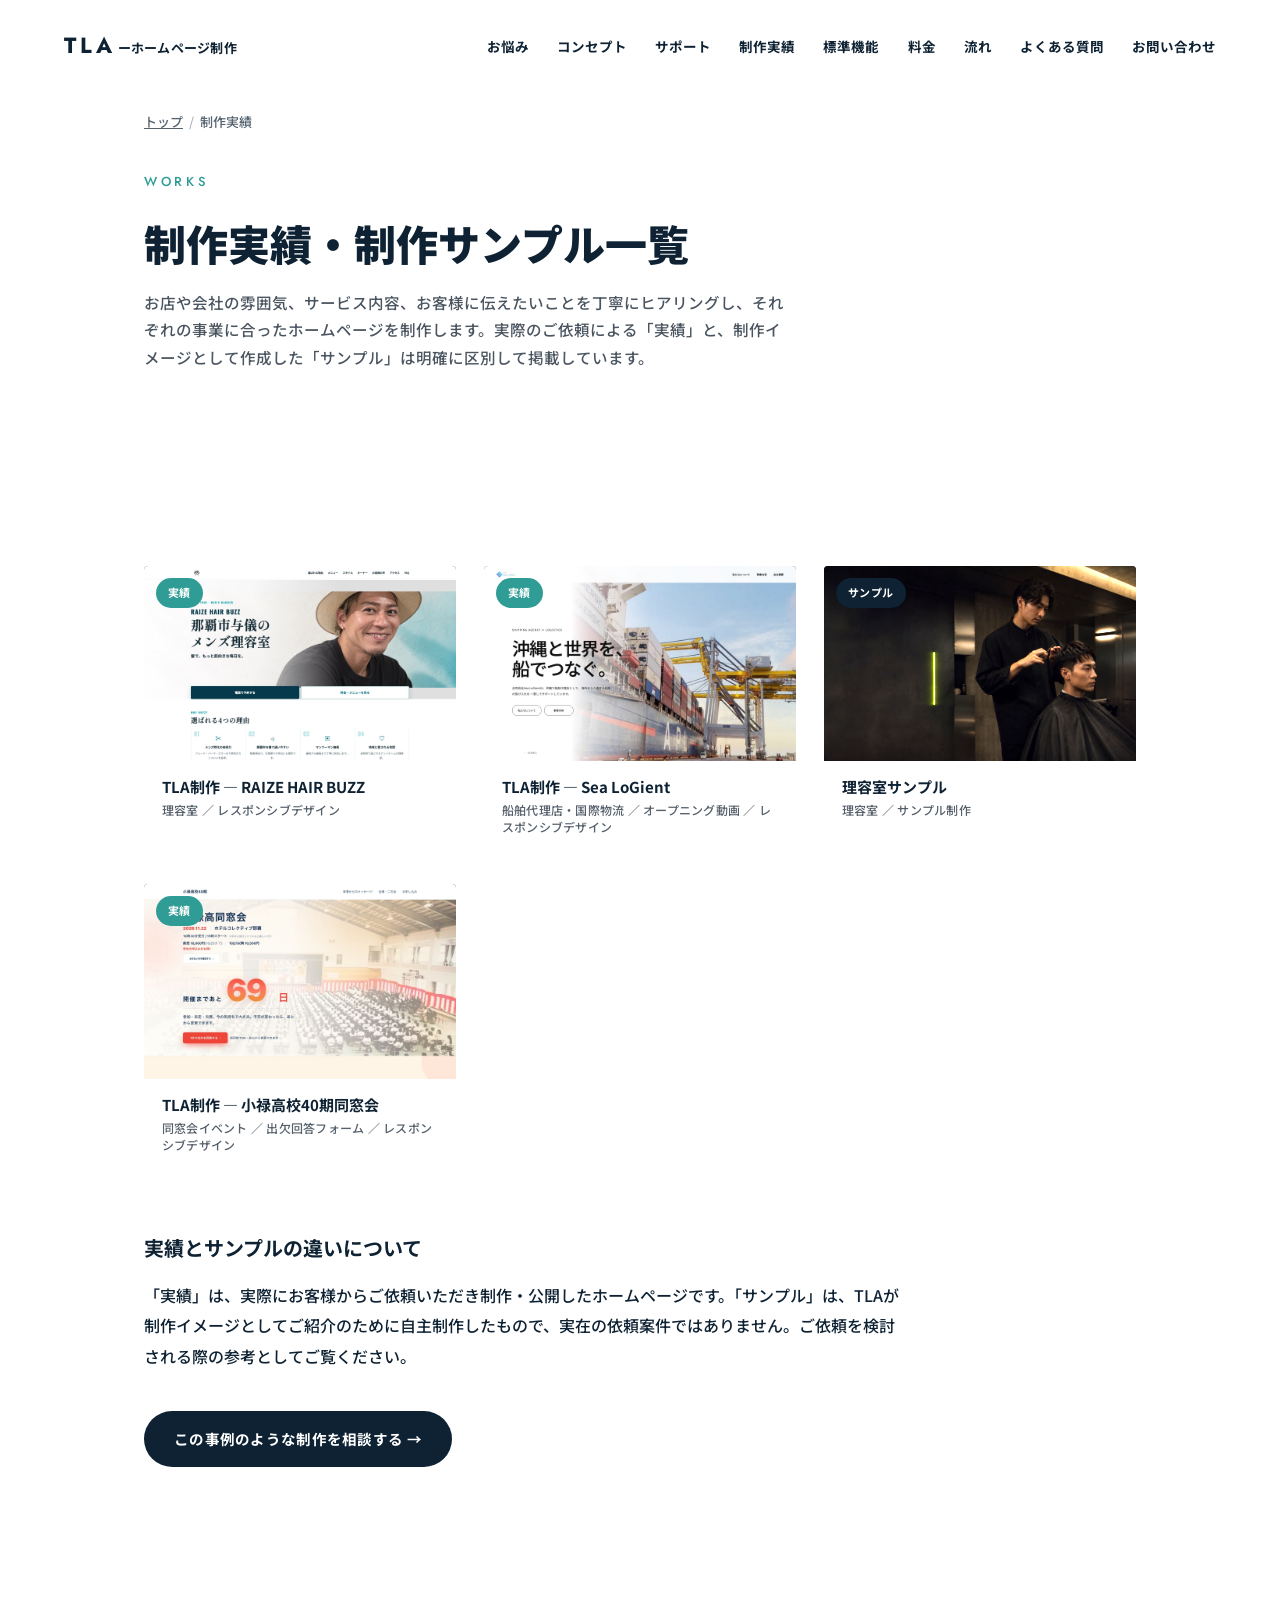
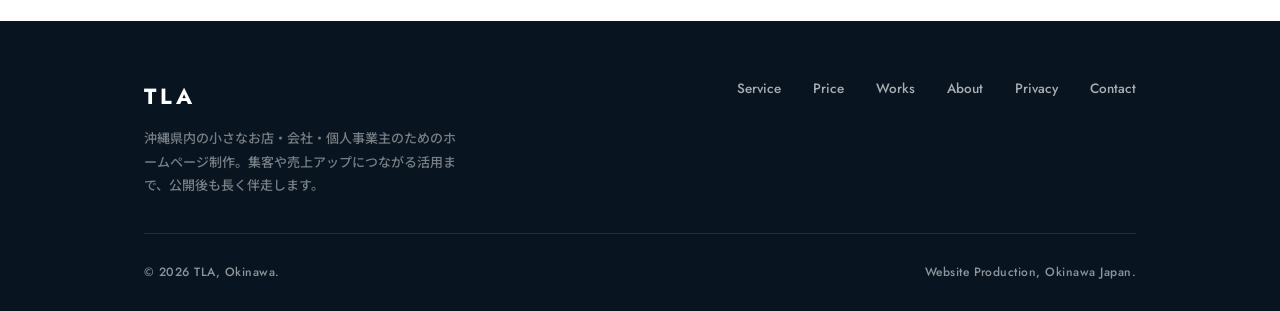
<file: works/index.html>
<!DOCTYPE html>
<html lang="ja">
<head>
<meta charset="UTF-8">
<meta name="viewport" content="width=device-width, initial-scale=1.0">
<title>制作実績・制作サンプル一覧｜沖縄のホームページ制作TLA</title>
<meta name="description" content="TLAが制作したホームページの実績と、制作イメージとして作成したサンプルの一覧です。実際のご依頼による制作実績と、サンプル制作は明確に区別して掲載しています。">
<link rel="canonical" href="https://okinawa-tla-homepage.netlify.app/works/">
<meta name="theme-color" content="#0e2233">

<meta property="og:type" content="website">
<meta property="og:locale" content="ja_JP">
<meta property="og:site_name" content="TLA">
<meta property="og:url" content="https://okinawa-tla-homepage.netlify.app/works/">
<meta property="og:title" content="制作実績・制作サンプル一覧｜沖縄のホームページ制作TLA">
<meta property="og:description" content="TLAが制作したホームページの実績と、制作イメージとして作成したサンプルの一覧です。実際のご依頼による制作実績と、サンプル制作は明確に区別して掲載しています。">
<meta property="og:image" content="https://okinawa-tla-homepage.netlify.app/images/og-image.jpg">
<meta property="og:image:width" content="1200">
<meta property="og:image:height" content="630">

<meta name="twitter:card" content="summary_large_image">
<meta name="twitter:title" content="制作実績・制作サンプル一覧｜沖縄のホームページ制作TLA">
<meta name="twitter:description" content="TLAが制作したホームページの実績と、制作イメージとして作成したサンプルの一覧です。実際のご依頼による制作実績と、サンプル制作は明確に区別して掲載しています。">
<meta name="twitter:image" content="https://okinawa-tla-homepage.netlify.app/images/og-image.jpg">

<link rel="icon" type="image/svg+xml" href="../images/favicon.svg">
<link rel="icon" type="image/png" sizes="32x32" href="../images/favicon-32.png">
<link rel="apple-touch-icon" sizes="180x180" href="../images/favicon-180.png">
<link rel="manifest" href="../site.webmanifest">

<link rel="preconnect" href="https://fonts.googleapis.com">
<link rel="preconnect" href="https://fonts.gstatic.com" crossorigin>
<link href="https://fonts.googleapis.com/css2?family=Jost:wght@400;500;700&family=Noto+Sans+JP:wght@400;500;700;900&display=swap" rel="stylesheet">
<link rel="stylesheet" href="../css/style.css">

<script type="application/ld+json">
{
  "@context": "https://schema.org",
  "@type": "BreadcrumbList",
  "itemListElement": [
    { "@type": "ListItem", "position": 1, "name": "トップ", "item": "https://okinawa-tla-homepage.netlify.app/" },
    { "@type": "ListItem", "position": 2, "name": "制作実績", "item": "https://okinawa-tla-homepage.netlify.app/works/" }
  ]
}
</script>
</head>
<body>

<a href="#main" class="skip-link">メインコンテンツへ移動</a>

<header class="site-header" id="siteHeader">
  <a href="/" class="logo">TLA<span class="logo-sub">ーホームページ制作</span></a>
  <nav class="site-nav-bar">
    <a href="/#problem">お悩み</a>
    <a href="/#concept">コンセプト</a>
    <a href="/#support">サポート</a>
    <a href="/works/">制作実績</a>
    <a href="/service/">標準機能</a>
    <a href="/pricing/">料金</a>
    <a href="/#flow">流れ</a>
    <a href="/#faq">よくある質問</a>
    <a href="/#contact">お問い合わせ</a>
  </nav>
  <button class="nav-toggle" id="navToggle" aria-label="メニュー">
    <span></span><span></span><span></span>
  </button>
</header>

<nav class="nav-overlay" id="navOverlay">
  <ul class="nav-overlay-list">
    <li class="nav-home"><a href="/">ホームに戻る</a></li>
    <li><a href="/#problem">お悩み</a></li>
    <li><a href="/#concept">コンセプト</a></li>
    <li><a href="/#support">サポート</a></li>
    <li><a href="/works/">制作実績</a></li>
    <li><a href="/service/">標準機能</a></li>
    <li><a href="/pricing/">料金</a></li>
    <li><a href="/#flow">流れ</a></li>
    <li><a href="/#faq">よくある質問</a></li>
    <li><a href="/#contact">お問い合わせ</a></li>
  </ul>
</nav>

<main id="main">

  <nav class="breadcrumb" aria-label="パンくずリスト">
    <ol>
      <li><a href="/">トップ</a></li>
      <li>制作実績</li>
    </ol>
  </nav>

  <div class="page-hero">
    <p class="eyebrow en">Works</p>
    <h1>制作実績・制作サンプル一覧</h1>
    <p class="section-lead">お店や会社の雰囲気、サービス内容、お客様に伝えたいことを丁寧にヒアリングし、それぞれの事業に合ったホームページを制作します。実際のご依頼による「実績」と、制作イメージとして作成した「サンプル」は明確に区別して掲載しています。</p>
  </div>

  <section class="works section-pad">
    <div class="container">
      <div class="works-grid">
        <a href="https://raize-hair-buzz.netlify.app/" target="_blank" rel="noopener" class="work-card is-ready">
          <span class="work-badge work-badge--real">実績</span>
          <div class="work-thumb">
            <img src="../images/works-raize-hair-buzz.jpg" alt="RAIZE HAIR BUZZ トップページ" width="1600" height="1000" loading="lazy">
          </div>
          <div class="work-caption">
            <p class="work-caption-title">TLA制作 — RAIZE HAIR BUZZ</p>
            <p class="work-caption-tags">理容室 ／ レスポンシブデザイン</p>
          </div>
        </a>
        <a href="https://sea-logient-yogi.netlify.app/" target="_blank" rel="noopener" class="work-card is-ready">
          <span class="work-badge work-badge--real">実績</span>
          <div class="work-thumb">
            <img src="../images/works-sea-logient.jpg" alt="合同会社Sea LoGient トップページ" width="1600" height="1000" loading="lazy">
          </div>
          <div class="work-caption">
            <p class="work-caption-title">TLA制作 — Sea LoGient</p>
            <p class="work-caption-tags">船舶代理店・国際物流 ／ オープニング動画 ／ レスポンシブデザイン</p>
          </div>
        </a>
        <a href="https://barbers-sample.netlify.app/" target="_blank" rel="noopener" class="work-card work-card--sample">
          <span class="work-badge work-badge--sample">サンプル</span>
          <div class="work-thumb">
            <img src="../images/works-sample-barber.jpg" alt="理容室サンプル トップページ" width="1672" height="941" loading="lazy">
          </div>
          <div class="work-caption">
            <p class="work-caption-title">理容室サンプル</p>
            <p class="work-caption-tags">理容室 ／ サンプル制作</p>
          </div>
        </a>
        <a href="https://orokukoukou-40-dousuokai.netlify.app/" target="_blank" rel="noopener" class="work-card is-ready">
          <span class="work-badge work-badge--real">実績</span>
          <div class="work-thumb">
            <img src="../images/works-orokukoukou-40.jpg" alt="小禄高校40期同窓会 トップページ" width="1600" height="1000" loading="lazy">
          </div>
          <div class="work-caption">
            <p class="work-caption-title">TLA制作 — 小禄高校40期同窓会</p>
            <p class="work-caption-tags">同窓会イベント ／ 出欠回答フォーム ／ レスポンシブデザイン</p>
          </div>
        </a>
      </div>

      <div class="prose" style="margin-top:56px;">
        <h2>実績とサンプルの違いについて</h2>
        <p>「実績」は、実際にお客様からご依頼いただき制作・公開したホームページです。「サンプル」は、TLAが制作イメージとしてご紹介のために自主制作したもので、実在の依頼案件ではありません。ご依頼を検討される際の参考としてご覧ください。</p>
      </div>

      <div class="section-cta">
        <a href="/#contact" class="btn btn-primary">この事例のような制作を相談する →</a>
      </div>
    </div>
  </section>

</main>

<footer class="site-footer">
  <div class="container">
    <div class="footer-top">
      <div>
        <p class="footer-logo en">TLA</p>
        <p class="footer-tag">沖縄県内の小さなお店・会社・個人事業主のためのホームページ制作。集客や売上アップにつながる活用まで、公開後も長く伴走します。</p>
      </div>
      <nav class="footer-nav en">
        <a href="/service/">Service</a>
        <a href="/pricing/">Price</a>
        <a href="/works/">Works</a>
        <a href="/about/">About</a>
        <a href="/privacy/">Privacy</a>
        <a href="/#contact">Contact</a>
      </nav>
    </div>
    <div class="footer-bottom en">
      <span>&copy; 2026 TLA, Okinawa.</span>
      <span>Website Production, Okinawa Japan.</span>
    </div>
  </div>
</footer>

<script src="../js/script.js"></script>
</body>
</html>
</file>
<file: css/home.css>
:root {
  --blue: #0869ef;
  --deep: #0751bd;
  --cyan: #10bfd8;
  --lime: #c9f000;
  --ink: #07182f;
  --muted: #53647a;
  --line: #d8e3f1;
  --pale: #f4f9ff;
  --shadow: 0 12px 35px rgba(15, 65, 120, .12);
}

* { box-sizing: border-box; }
html { scroll-behavior: smooth; scroll-padding-top: 86px; overflow-x: hidden; }
body {
  margin: 0;
  overflow-x: hidden;
  color: var(--ink);
  background: #fff;
  font-family: -apple-system, BlinkMacSystemFont, "Segoe UI", "Noto Sans JP", "Hiragino Kaku Gothic ProN", Meiryo, sans-serif;
  font-weight: 600;
  line-height: 1.65;
  padding-bottom: 72px;
}
img { max-width: 100%; display: block; }
a { color: inherit; text-decoration: none; }

.skip {
  position: fixed;
  left: 12px;
  top: -60px;
  z-index: 9999;
  background: #fff;
  padding: 10px 16px;
  border-radius: 8px;
  transition: top .2s;
}
.skip:focus { top: 12px; }

/* Header */
.header {
  height: 82px;
  padding: 0 max(28px, calc((100% - 1280px) / 2));
  display: flex;
  align-items: center;
  gap: 38px;
  position: relative;
  z-index: 20;
  background: rgba(255, 255, 255, .94);
  border-bottom: 1px solid #edf2f8;
}
.brand { display: flex; align-items: center; gap: 12px; margin-right: auto; }
.brand b { font-size: 36px; line-height: 1; color: var(--blue); letter-spacing: -2px; }
.brand span { font-size: 10px; line-height: 1.35; }
.header nav { display: flex; gap: 30px; font-size: 13px; }
.header nav a:hover { color: var(--blue); }
.header-badge {
  font-size: 10px;
  line-height: 1.3;
  background: #fff;
  border: 1px solid #dfe9f6;
  border-radius: 10px;
  padding: 7px 14px 7px 44px;
  position: relative;
  box-shadow: 0 5px 18px rgba(0, 70, 160, .08);
}
.header-badge img { width: 34px; height: 34px; object-fit: contain; position: absolute; left: 7px; top: 7px; }
.header-badge strong { font-size: 12px; }

/* Hero */
.hero {
  min-height: 570px;
  padding: 54px max(28px, calc((100% - 1280px) / 2)) 58px;
  display: grid;
  grid-template-columns: minmax(0, 49%) minmax(0, 51%);
  align-items: start;
  position: relative;
  overflow: visible;
}
.hero-copy { position: relative; z-index: 2; min-width: 0; max-width: 590px; padding-top: 64px; overflow: visible; }
.eyebrow { font-size: 12px; color: var(--blue); margin: 0 0 8px; }
.hero h1 {
  font-size: clamp(42px, 4.2vw, 68px);
  line-height: 1.25;
  letter-spacing: -.055em;
  margin: 0 0 12px;
  overflow: visible;
  padding-right: 0.15em;
  word-break: keep-all;
}
.hero h1 span { color: var(--blue); }
.lead { font-size: 16px; margin: 0 0 22px; }
.hero-price {
  display: grid;
  grid-template-columns: 1fr 1fr;
  max-width: 500px;
  border: 1px solid var(--line);
  border-radius: 14px;
  overflow: hidden;
  background: #fff;
  box-shadow: var(--shadow);
}
.hero-price > div { padding: 14px 20px; text-align: center; }
.hero-price > div + div { border-left: 1px solid var(--line); }
.hero-price small { display: block; font-size: 15px; }
.hero-price strong { font-size: 37px; line-height: 1.1; }
.hero-price em { font-size: 15px; font-style: normal; margin-left: 4px; }
.hero-price p { grid-column: 1 / -1; background: var(--lime); text-align: center; margin: 0; padding: 4px; font-size: 13px; }

.btn { border: 0; font: inherit; cursor: pointer; }
.btn-primary {
  margin-top: 18px;
  max-width: 500px;
  min-height: 62px;
  padding: 0 24px;
  border-radius: 32px;
  background: linear-gradient(100deg, #075be4, #0879ef);
  color: #fff;
  display: flex;
  justify-content: center;
  align-items: center;
  gap: 13px;
  font-size: 20px;
  box-shadow: 0 10px 22px rgba(0, 99, 235, .27);
  transition: .2s;
}
.btn-primary:hover { transform: translateY(-2px); box-shadow: 0 14px 30px rgba(0, 99, 235, .33); }
.btn-primary b { margin-left: auto; font-size: 28px; }

.micro-list { list-style: none; padding: 0; display: flex; gap: 22px; font-size: 11px; flex-wrap: wrap; }
.micro-list li:before {
  content: "✓";
  display: inline-grid;
  place-items: center;
  background: var(--blue);
  color: #fff;
  border-radius: 50%;
  width: 15px;
  height: 15px;
  margin-right: 5px;
}

.hero-visual {
  position: relative;
  z-index: 1;
  width: 100%;
  min-width: 0;
  overflow: visible;
}

.hero-visual-image {
  display: block;
  width: 100%;
  max-width: 690px;
  height: auto;
  margin: 40px 0 0 auto;
  object-fit: contain;
  object-position: right top;
  transform: none;
  rotate: none;
  filter: none;
}

/* Sections */
.section { padding: 76px max(28px, calc((100% - 1280px) / 2)); }
.section-head { display: flex; align-items: center; justify-content: center; gap: 14px; margin-bottom: 34px; }
.section-head h2 { margin: 0; font-size: 27px; letter-spacing: .01em; }
.section-head span { width: 32px; height: 2px; background: var(--blue); transform: rotate(50deg); }
.section-head span:last-child { transform: rotate(-50deg); }

.problems {
  position: relative;
  background: linear-gradient(180deg, #e9f3ff 0%, #d8eaff 100%);
  overflow: hidden;
}
.problems::before {
  content: "";
  position: absolute;
  top: 0;
  left: 0;
  width: 100%;
  height: 54px;
  background-image: url("data:image/svg+xml,%3Csvg xmlns='http://www.w3.org/2000/svg' viewBox='0 0 1440 60' preserveAspectRatio='none'%3E%3Cpath d='M0,20 C240,55 480,0 720,20 C960,40 1200,-5 1440,20 L1440,0 L0,0 Z' fill='%23ffffff'/%3E%3C/svg%3E");
  background-size: 100% 100%;
  background-repeat: no-repeat;
  pointer-events: none;
}
.problems .section-head, .problems .problem-grid { position: relative; z-index: 1; }
.problem-grid, .reason-grid, .flow-grid {
  display: grid;
  grid-template-columns: repeat(auto-fit, minmax(180px, 1fr));
  gap: 16px;
}
.problem-grid article {
  border: 1px solid var(--line);
  border-radius: 13px;
  padding: 20px 10px;
  text-align: center;
  background: #fff;
  box-shadow: 0 6px 17px rgba(20, 75, 125, .06);
  position: relative;
}
.problem-grid article:after {
  content: "✓";
  position: absolute;
  right: 8px;
  bottom: 8px;
  width: 18px;
  height: 18px;
  border-radius: 50%;
  background: var(--cyan);
  color: #fff;
  font-size: 11px;
}
.problem-grid img { width: 70px; height: 64px; object-fit: contain; margin: 0 auto 12px; }
.problem-grid p { font-size: 13px; line-height: 1.55; margin: 0; }

.reasons { padding-top: 48px; }
.reason-grid article {
  border: 1px solid var(--line);
  border-radius: 13px;
  overflow: hidden;
  background: #fff;
  text-align: center;
  box-shadow: 0 8px 22px rgba(20, 75, 125, .06);
}
.reason-grid article > div { height: 95px; background: linear-gradient(135deg, #0571ef, #0bc1d0); display: grid; place-items: center; }
.reason-grid img { width: 54px; height: 54px; object-fit: contain; }
.reason-grid h3 { color: var(--blue); font-size: 14px; margin: 16px 12px 8px; }
.reason-grid p { font-size: 11px; font-weight: 500; margin: 0; padding: 0 15px 20px; color: #33455d; }

.works { position: relative; }
.works-marquee {
  overflow: hidden;
  width: 100%;
  -webkit-mask-image: linear-gradient(to right, transparent, #000 6%, #000 94%, transparent);
  mask-image: linear-gradient(to right, transparent, #000 6%, #000 94%, transparent);
}
.works-track {
  display: flex;
  gap: 20px;
  width: max-content;
  animation: works-scroll 42s linear infinite;
}
.works-marquee:hover .works-track { animation-play-state: paused; }
.works-track > a {
  flex: 0 0 320px;
  border: 1px solid var(--line);
  border-radius: 12px;
  padding: 12px;
  background: #fff;
  box-shadow: var(--shadow);
  transition: .2s;
  display: block;
}
.works-track > a:hover { transform: translateY(-4px); }
.work-img {
  width: 100%;
  height: 190px;
  object-fit: cover;
  object-position: top;
  border-radius: 8px;
  margin-bottom: 13px;
  background: linear-gradient(135deg, #0571ef, #0bc1d0);
}
.works-track small { background: #eff6ff; color: var(--blue); padding: 3px 7px; border-radius: 4px; }
.works-track h3 { font-size: 18px; margin: 8px 0; }
.works-track p { font-size: 12px; color: var(--muted); }
.works-track dl { display: flex; margin: 15px 0 0; border-top: 1px solid var(--line); padding-top: 10px; }
.works-track dl div { width: 50%; }
.works-track dt { font-size: 10px; }
.works-track dd { margin: 0; color: var(--blue); font-size: 18px; }

@keyframes works-scroll {
  from { transform: translateX(0); }
  to { transform: translateX(-50%); }
}
.text-link { display: block; text-align: right; margin-top: 16px; color: var(--blue); font-size: 13px; }

/* Price */
.price-section { padding-top: 28px; }
.price-panel {
  display: grid;
  grid-template-columns: 1.3fr 1fr 1fr 1.1fr 1.7fr;
  gap: 24px;
  align-items: center;
  color: #fff;
  padding: 24px 28px;
  border-radius: 16px;
  background: linear-gradient(110deg, #075bdc, #047bea 55%, #10c3d5);
  box-shadow: 0 18px 35px rgba(0, 80, 190, .22);
}
.panel-title h2 { margin: 0; font-size: 25px; }
.panel-title p { font-size: 11px; margin: 4px 0; }
.price-box { background: #fff; color: var(--ink); border-radius: 11px; padding: 18px; text-align: center; display: flex; flex-direction: column; justify-content: center; gap: 6px; }
.price-box small, .price-box span { display: block; font-size: 11px; }
.price-box strong { display: block; font-size: 31px; white-space: nowrap; }
.price-box em { font-size: 12px; font-style: normal; }
.price-panel > ul { font-size: 11px; list-style: none; padding: 0; margin: 0; }
.price-panel > ul li:before { content: "✓"; color: #7fea00; margin-right: 6px; }
.trial { position: relative; text-align: center; display: grid; place-items: center; color: #102300; }
.trial img { width: 360px; height: auto; }
.trial b { position: absolute; top: 50%; left: 50%; transform: translate(-50%, -50%); line-height: 1.25; font-size: 21px; white-space: nowrap; }
.trial strong { font-size: 40px; }

.chosen {
  max-width: 760px;
  margin: 28px auto 0;
  border: 1px solid var(--line);
  border-radius: 14px;
  background: #fff;
  box-shadow: 0 8px 22px rgba(20, 75, 125, .06);
  padding: 24px 24px 24px 128px;
  position: relative;
  text-align: left;
}
.chosen img { position: absolute; left: 24px; top: 24px; width: 78px; height: auto; }
.chosen h3 { color: var(--blue); font-size: 16px; margin: 0 0 10px; }
.chosen ul { padding-left: 18px; font-size: 12px; margin: 0; }
.chosen li::marker { color: #72dd00; }

/* Flow */
.flow { background: #fbfdff; }
.flow-grid article { border: 1px solid var(--line); border-radius: 13px; padding: 20px 12px; text-align: center; background: #fff; position: relative; }
.flow-grid article > b {
  position: absolute; left: 12px; top: 12px; width: 27px; height: 27px;
  display: grid; place-items: center; background: var(--blue); color: #fff; border-radius: 50%;
}
.flow-grid img { width: 66px; height: 62px; object-fit: contain; margin: 8px auto; }
.flow-grid h3 { font-size: 14px; color: var(--blue); margin: 8px 0; }
.flow-grid p { font-size: 10px; font-weight: 500; margin: 0; color: var(--muted); }

/* FAQ */
.faq-grid { display: grid; grid-template-columns: 1fr 1fr; gap: 10px 22px; }
.faq details { border: 1px solid var(--line); background: #fff; border-radius: 9px; padding: 13px 16px; }
.faq summary { cursor: pointer; font-size: 13px; list-style: none; }
.faq summary::-webkit-details-marker { display: none; }
.faq summary:before { content: "Q."; color: var(--blue); margin-right: 8px; }
.faq summary:after { content: "⌄"; float: right; }
.faq details[open] summary:after { content: "⌃"; }
.faq details p { font-size: 12px; font-weight: 500; color: var(--muted); padding-left: 27px; margin: 10px 0 0; }

/* Contact */
.contact {
  margin: 0 max(28px, calc((100% - 1280px) / 2)) 60px;
  padding: 44px;
  border-radius: 22px;
  background: linear-gradient(130deg, #082e75, #0876ec);
  color: #fff;
  display: grid;
  grid-template-columns: 1fr 1.2fr;
  gap: 45px;
  align-items: start;
}
.contact-intro h2 { font-size: 30px; margin: 4px 0; }
.contact-intro p, .contact-intro span { font-size: 12px; }
.contact-facts { list-style: none; padding: 0; margin: 18px 0; font-size: 12px; }
.contact-facts li { margin-bottom: 6px; }
.contact-line { display: flex; align-items: center; gap: 12px; margin-top: 20px; }
.contact-line img { width: 74px; height: 74px; border-radius: 8px; background: #fff; padding: 4px; }
.contact-line p { font-size: 11px; margin: 0; }
.contact-line a { text-decoration: underline; }

.contact form { display: grid; grid-template-columns: 1fr 1fr; gap: 12px; }
.contact label { font-size: 11px; }
.contact label.wide { grid-column: 1 / -1; }
.contact input, .contact textarea {
  display: block; width: 100%; border: 0; border-radius: 7px; margin-top: 4px; padding: 10px; font: inherit;
}
.contact .btn { grid-column: 1 / -1; max-width: none; margin-top: 3px; }
.contact .btn img { width: 31px; height: 31px; object-fit: contain; }
.form-note { font-size: 11px; margin: 8px 0 0; grid-column: 1 / -1; }
.form-note.is-success { color: var(--lime); }
.form-note.is-error { color: #ffb4b4; }
.hidden-field { position: absolute; left: -9999px; }

footer.site-footer-lp { text-align: center; padding: 45px 24px 40px; background: #061a36; color: #fff; }
footer.site-footer-lp b { font-size: 32px; }
footer.site-footer-lp p, footer.site-footer-lp small { font-size: 11px; opacity: .75; }
.footer-links { list-style: none; display: flex; justify-content: center; flex-wrap: wrap; gap: 18px; padding: 0; margin: 18px 0; font-size: 12px; }
.footer-links a { text-decoration: underline; opacity: .85; }
.footer-links a:hover { opacity: 1; }

/* Sticky CTA */
.sticky-cta {
  position: fixed;
  z-index: 100;
  left: 0;
  right: 0;
  bottom: 0;
  height: 72px;
  display: flex;
  box-shadow: 0 -4px 20px rgba(0, 50, 130, .18);
}
.sticky-cta-btn {
  flex: 1;
  display: flex;
  align-items: center;
  justify-content: center;
  gap: 10px;
  color: #fff;
  font-size: 15px;
}
.sticky-cta-btn--line { background: linear-gradient(90deg, #0bc1d0, #10bfd8); flex: 0 0 34%; }
.sticky-cta-btn--primary { background: linear-gradient(90deg, #0759df, #007ef4); }
.sticky-cta-btn strong { font-size: 17px; }
.sticky-cta-btn em {
  background: var(--lime); color: #173200; border-radius: 18px; padding: 5px 10px; font-style: normal; font-size: 10px; margin-left: 4px;
}
.sticky-cta-btn b { font-size: 22px; }

.section article, .price-panel, .chosen, .contact { opacity: 0; transform: translateY(18px); transition: opacity .55s ease, transform .55s ease; }
.section article.visible, .price-panel.visible, .chosen.visible, .contact.visible { opacity: 1; transform: none; }

@media (max-width: 1000px) {
  .header nav { display: none; }
  .hero { grid-template-columns: 1fr; padding-top: 40px; }
  .hero-copy { max-width: 650px; }
  .flow-grid { grid-template-columns: repeat(5, 210px); overflow-x: auto; padding-bottom: 10px; }
  .price-panel { grid-template-columns: 1fr 1fr; }
  .panel-title, .price-panel > ul { grid-column: 1 / -1; }
  .trial { grid-column: 2; }
  .contact { grid-template-columns: 1fr; }
}

@media (max-width: 768px) {
  .hero-copy { padding-top: 0; }
  .hero-visual {
    width: calc(100% + 24px);
    margin: 24px -12px 0;
    overflow: visible;
  }
  .hero-visual-image {
    width: 100%;
    max-width: none;
    height: auto;
    object-fit: contain;
  }
}

@media (max-width: 680px) {
  html { scroll-padding-top: 68px; }
  .header { height: 68px; padding: 0 18px; }
  .brand b { font-size: 30px; }
  .brand span, .header-badge { display: none; }
  .hero { padding: 36px 20px 32px; }
  .hero h1 { font-size: 39px; }
  .hero .lead br { display: none; }
  .hero-price strong { font-size: 30px; }
  .micro-list { gap: 8px; }
  .section { padding: 58px 20px; }
  .section-head h2 { font-size: 22px; text-align: center; }
  .works-track { gap: 14px; animation-duration: 30s; }
  .works-track > a { flex-basis: 240px; }
  .work-img { height: 150px; }
  .price-panel { grid-template-columns: 1fr; padding: 20px; }
  .panel-title, .price-panel > ul, .trial { grid-column: auto; }
  .trial { grid-row: auto; }
  .chosen { padding: 20px 20px 20px 100px; }
  .chosen img { left: 18px; top: 20px; width: 60px; height: auto; }
  .faq-grid { grid-template-columns: 1fr; }
  .contact { margin: 0 20px 40px; padding: 28px 20px; }
  .contact form { grid-template-columns: 1fr; }
  .contact label.wide, .contact .btn { grid-column: auto; }
  .sticky-cta { height: 64px; }
  .sticky-cta-btn strong { font-size: 15px; }
  .sticky-cta-btn em { display: none; }
}

@media (max-width: 430px) {
  .hero h1 { font-size: clamp(22px, 7.3vw, 29px); }
  .hero-price > div { padding: 12px 7px; }
  .chosen { padding-left: 24px; }
  .chosen img { display: none; }
}

@media (prefers-reduced-motion: reduce) {
  * { scroll-behavior: auto !important; transition: none !important; }
  .section article, .price-panel, .chosen, .contact { opacity: 1; transform: none; }
  .works-track { animation: none !important; }
}
</file>
<file: css/style.css>
/* ==========================================================================
   TLA - Design Tokens
   ========================================================================== */
:root {
  --color-navy: #0e2233;
  --color-navy-deep: #081420;
  --color-ink: #16181d;
  --color-white: #ffffff;
  --color-off: #f6f5f1;
  --color-sand: #ece7dc;
  --color-mist: #eef5f4;
  --color-teal: #2f9d95;
  --color-teal-light: #6cc6bd;
  --color-sun: #ffd873;
  --color-pale-gray: #d7dcdd;
  --color-line: rgba(14, 34, 51, 0.12);
  --color-sand-tint: #fbf3e6;
  --color-navy-panel: #123047;

  --font-en: "Jost", "Helvetica Neue", Arial, sans-serif;
  --font-jp: "Noto Sans JP", "Hiragino Kaku Gothic ProN", "Yu Gothic", sans-serif;

  --container: 1120px;
  --gutter: clamp(24px, 6vw, 64px);

  --ease: cubic-bezier(0.22, 1, 0.36, 1);
}

* {
  margin: 0;
  padding: 0;
  box-sizing: border-box;
}

html {
  scroll-behavior: smooth;
}

body {
  font-family: var(--font-jp);
  font-weight: 500;
  color: var(--color-ink);
  background: var(--color-white);
  line-height: 1.8;
  -webkit-font-smoothing: antialiased;
  overflow-x: hidden;
}

img {
  max-width: 100%;
  display: block;
}

a {
  color: inherit;
  text-decoration: none;
}

ul {
  list-style: none;
}

.en {
  font-family: var(--font-en);
}

.container {
  max-width: var(--container);
  margin: 0 auto;
  padding: 0 var(--gutter);
}

section {
  position: relative;
}

.section-pad {
  padding: clamp(80px, 12vw, 160px) 0;
}

.eyebrow {
  display: inline-flex;
  align-items: center;
  font-family: var(--font-en);
  font-size: 13px;
  letter-spacing: 0.28em;
  text-transform: uppercase;
  color: var(--color-teal);
  margin-bottom: 20px;
}

.section-head {
  margin-bottom: clamp(40px, 6vw, 72px);
}

.section-title {
  font-size: clamp(28px, 3.6vw, 44px);
  font-weight: 700;
  letter-spacing: 0.02em;
  color: var(--color-navy);
}

.section-lead {
  margin-top: 18px;
  max-width: 46em;
  color: #4a5560;
  font-size: 15.5px;
}

/* ==========================================================================
   Header
   ========================================================================== */
.site-header {
  position: fixed;
  top: 0;
  left: 0;
  right: 0;
  z-index: 100;
  display: flex;
  align-items: center;
  justify-content: space-between;
  padding: 26px var(--gutter);
  transition: padding 0.4s var(--ease), background 0.4s var(--ease), box-shadow 0.4s var(--ease);
  mix-blend-mode: normal;
}

.site-header.is-scrolled {
  padding: 16px var(--gutter);
  background: rgba(255, 255, 255, 0.92);
  backdrop-filter: blur(10px);
  box-shadow: 0 1px 0 var(--color-line);
}

.logo {
  display: inline-flex;
  align-items: baseline;
  font-family: var(--font-en);
  font-size: 22px;
  font-weight: 700;
  letter-spacing: 0.16em;
  color: var(--color-navy);
  transition: color 0.4s var(--ease);
}

.logo-sub {
  font-family: var(--font-jp);
  font-size: 13px;
  font-weight: 700;
  letter-spacing: 0.02em;
  margin-left: 2px;
}

.site-header.is-scrolled .logo {
  color: var(--color-navy);
}

.site-nav-bar {
  display: flex;
  align-items: center;
  gap: clamp(16px, 2.2vw, 30px);
}

.site-nav-bar a {
  font-family: var(--font-jp);
  font-size: 13.5px;
  font-weight: 700;
  color: var(--color-navy);
  white-space: nowrap;
  transition: color 0.3s var(--ease);
}

.site-nav-bar a:hover {
  color: var(--color-teal);
}

.nav-toggle {
  display: none;
  position: relative;
  z-index: 110;
  width: 44px;
  height: 44px;
  flex-direction: column;
  align-items: center;
  justify-content: center;
  gap: 6px;
  background: transparent;
  border: none;
  cursor: pointer;
}

@media (max-width: 1080px) {
  .site-nav-bar {
    display: none;
  }

  .nav-toggle {
    display: flex;
  }
}

.nav-toggle span {
  display: block;
  width: 26px;
  height: 1.5px;
  background: var(--color-navy);
  transition: background 0.4s var(--ease), transform 0.35s var(--ease), opacity 0.3s var(--ease);
}

.site-header.is-scrolled .nav-toggle span {
  background: var(--color-navy);
}

.nav-toggle.is-open span {
  background: var(--color-navy) !important;
}

.nav-toggle.is-open span:nth-child(1) {
  transform: translateY(7.5px) rotate(45deg);
}

.nav-toggle.is-open span:nth-child(2) {
  opacity: 0;
}

.nav-toggle.is-open span:nth-child(3) {
  transform: translateY(-7.5px) rotate(-45deg);
}

.nav-overlay {
  position: fixed;
  inset: 0;
  z-index: 105;
  background: linear-gradient(155deg, #f6fbfa, #e3f3ee);
  display: flex;
  align-items: center;
  justify-content: center;
  opacity: 0;
  visibility: hidden;
  transition: opacity 0.5s var(--ease), visibility 0.5s var(--ease);
}

.nav-overlay.is-open {
  opacity: 1;
  visibility: visible;
}

.nav-overlay-list {
  text-align: center;
}

.nav-overlay-list li {
  overflow: hidden;
}

.nav-overlay-list a {
  display: inline-block;
  font-family: var(--font-jp);
  font-weight: 700;
  font-size: clamp(24px, 5vw, 38px);
  letter-spacing: 0.04em;
  color: var(--color-navy);
  padding: 12px 0;
  transform: translateY(110%);
  transition: transform 0.6s var(--ease), color 0.3s;
}

.nav-overlay.is-open .nav-overlay-list a {
  transform: translateY(0);
}

.nav-overlay-list a:hover {
  color: var(--color-teal);
}

.nav-overlay-list .nav-home a {
  color: var(--color-teal);
  font-size: clamp(16px, 3.4vw, 20px);
  letter-spacing: 0.2em;
  text-transform: uppercase;
}

/* ==========================================================================
   Hero
   ========================================================================== */
.hero {
  position: relative;
  min-height: 100svh;
  display: flex;
  align-items: center;
  background: var(--color-off);
  overflow: hidden;
  padding-top: clamp(72px, 10vh, 100px);
}

.hero-diagonal {
  position: absolute;
  inset: 0;
  z-index: 0;
  clip-path: polygon(54% 0, 100% 0, 100% 100%, 46% 100%);
  background: linear-gradient(155deg, #d9f1ec, #bce4da);
  overflow: hidden;
}

.hero-content {
  position: relative;
  z-index: 1;
  width: 100%;
  padding: clamp(48px, 7vw, 80px) var(--gutter) clamp(48px, 7vw, 80px) calc(var(--gutter) + 36px);
}

.hero-eyebrow-vertical {
  position: absolute;
  left: 14px;
  top: 50%;
  transform: translateY(-50%);
  z-index: 1;
  writing-mode: vertical-rl;
  font-size: 12px;
  letter-spacing: 0.32em;
  color: #9aa3ab;
}

.hero-text {
  max-width: 1180px;
}

.hero-copy-en {
  font-family: var(--font-jp);
  font-weight: 900;
  color: var(--color-navy);
  font-size: clamp(46px, 8.4vw, 118px);
  line-height: 1.08;
  letter-spacing: 0.01em;
}

.hero-copy-en span {
  display: block;
  opacity: 0;
  transform: translateY(24px);
  animation: rise 1s var(--ease) forwards;
}

.hero-copy-en span:nth-child(2) {
  animation-delay: 0.12s;
  color: var(--color-teal);
}

.hero-price-line {
  margin-top: 28px;
  font-size: 15.5px;
  font-weight: 700;
  line-height: 1.9;
  color: var(--color-teal);
  letter-spacing: 0.01em;
  opacity: 0;
  animation: fadeIn 1s var(--ease) forwards;
  animation-delay: 0.36s;
}

.hero-btns {
  display: flex;
  flex-wrap: wrap;
  gap: 16px;
  margin-top: 32px;
  opacity: 0;
  animation: fadeIn 1s var(--ease) forwards;
  animation-delay: 0.5s;
}

.btn {
  display: inline-flex;
  align-items: center;
  justify-content: center;
  gap: 8px;
  min-height: 52px;
  padding: 15px 30px;
  border-radius: 999px;
  font-size: 14.5px;
  font-weight: 700;
  letter-spacing: 0.02em;
  transition: transform 0.3s var(--ease), background 0.3s var(--ease), color 0.3s var(--ease), border-color 0.3s var(--ease);
}

.btn-primary {
  background: var(--color-navy);
  color: var(--color-white);
}

.btn-primary:hover {
  transform: translateY(-2px);
  background: var(--color-teal);
}

.btn-outline {
  border: 1px solid var(--color-line);
  color: var(--color-navy);
}

.btn-outline:hover {
  transform: translateY(-2px);
  border-color: var(--color-navy);
  background: var(--color-white);
}

@media (max-width: 900px) {
  .hero {
    display: block;
    min-height: auto;
    padding-top: clamp(64px, 9vh, 88px);
    padding-bottom: clamp(32px, 6vw, 48px);
  }

  .hero-diagonal {
    clip-path: none;
    position: absolute;
    inset: 0 0 auto 0;
    height: 22vh;
    min-height: 160px;
    overflow: hidden;
  }

  .hero-diagonal::after {
    content: "";
    position: absolute;
    inset: 0;
    background: linear-gradient(to bottom, rgba(217, 241, 236, 0) 30%, var(--color-off) 100%);
  }

  .hero-content {
    padding-top: clamp(10px, 3vw, 18px);
    padding-left: var(--gutter);
  }

  .hero-eyebrow-vertical {
    display: none;
  }
}

@keyframes rise {
  to { opacity: 1; transform: translateY(0); }
}

@keyframes fadeIn {
  to { opacity: 1; }
}

/* ==========================================================================
   Try First (1ヶ月無料の流れ)
   ========================================================================== */
.tryfirst {
  background: var(--color-white);
}

.tryfirst-steps {
  display: flex;
  flex-direction: column;
  align-items: center;
  gap: 10px;
  max-width: 460px;
  margin: 0 auto;
}

.tryfirst-step {
  width: 100%;
  background: var(--color-off);
  border-radius: 6px;
  padding: 24px 28px;
  text-align: center;
}

.tryfirst-step-num {
  font-size: 13px;
  font-weight: 700;
  letter-spacing: 0.16em;
  color: var(--color-teal);
  margin-bottom: 8px;
}

.tryfirst-step-label {
  font-size: 17px;
  font-weight: 700;
  color: var(--color-navy);
  line-height: 1.5;
}

.tryfirst-arrow {
  font-size: 22px;
  font-weight: 700;
  color: var(--color-teal-light);
}

.tryfirst-step--final {
  background: var(--color-navy);
}

.tryfirst-step--final .tryfirst-step-num {
  color: var(--color-teal-light);
}

.tryfirst-branch {
  display: grid;
  grid-template-columns: 1fr 1fr;
  gap: 10px;
  margin-top: 6px;
}

.tryfirst-branch-item {
  padding: 14px 10px;
  border-radius: 4px;
}

.tryfirst-branch-item--yes {
  background: var(--color-teal);
}

.tryfirst-branch-item--no {
  background: rgba(255, 255, 255, 0.08);
  border: 1px solid rgba(255, 255, 255, 0.18);
}

.tryfirst-branch-label {
  font-size: 12.5px;
  font-weight: 700;
  color: var(--color-white);
}

.tryfirst-branch-item--no .tryfirst-branch-label {
  color: rgba(255, 255, 255, 0.75);
}

.tryfirst-branch-result {
  margin-top: 6px;
  font-size: 15px;
  font-weight: 900;
  color: var(--color-white);
}

.tryfirst-branch-item--no .tryfirst-branch-result {
  color: rgba(255, 255, 255, 0.75);
}

.tryfirst-highlight {
  margin-top: clamp(32px, 5vw, 48px);
  text-align: center;
  font-size: clamp(18px, 2.2vw, 24px);
  font-weight: 700;
  color: var(--color-navy);
}

.tryfirst-highlight strong {
  color: var(--color-teal);
}

/* ==========================================================================
   Problem
   ========================================================================== */
.problem {
  background: linear-gradient(155deg, #d9f1ec, #bce4da);
}

.problem-list {
  display: grid;
}

.problem-row {
  display: grid;
  grid-template-columns: 64px 1fr;
  gap: clamp(16px, 3vw, 32px);
  padding: clamp(22px, 3vw, 30px) 0;
  border-top: 1px solid rgba(14, 34, 51, 0.14);
}

.problem-row:last-child {
  border-bottom: 1px solid rgba(14, 34, 51, 0.14);
}

.problem-mark {
  font-size: 22px;
  font-weight: 700;
  color: var(--color-navy);
  opacity: 0.4;
}

.problem-row h3 {
  font-size: 16.5px;
  font-weight: 700;
  color: var(--color-navy);
  line-height: 1.5;
  margin-bottom: 6px;
}

.problem-row p:not(.problem-mark) {
  font-size: 14px;
  color: #3f4b52;
}

/* ==========================================================================
   Role (ホームページの役割)
   ========================================================================== */
.role {
  background: var(--color-white);
}

.role-flow {
  display: flex;
  flex-direction: column;
  align-items: center;
  gap: 8px;
  max-width: 560px;
  margin: 0 auto;
}

.role-flow-stage {
  width: 100%;
  background: var(--color-mist);
  border-radius: 6px;
  padding: 22px 26px;
  text-align: center;
}

.role-flow-stage-label {
  font-size: 14.5px;
  font-weight: 700;
  color: var(--color-navy);
}

.role-flow-stage--main {
  background: var(--color-navy);
}

.role-flow-stage--main .role-flow-stage-label {
  color: var(--color-white);
  font-size: 19px;
  letter-spacing: 0.04em;
}

.role-flow-chips {
  display: flex;
  flex-wrap: wrap;
  justify-content: center;
  gap: 8px;
  margin-top: 12px;
}

.role-flow-chips span {
  padding: 6px 14px;
  border-radius: 999px;
  background: var(--color-white);
  border: 1px solid var(--color-line);
  font-size: 12.5px;
  font-weight: 700;
  color: #45505c;
}

.role-flow-arrow {
  font-size: 20px;
  font-weight: 700;
  color: var(--color-teal-light);
}

/* ==========================================================================
   Concept
   ========================================================================== */
.concept {
  background: var(--color-mist);
}

.concept-grid {
  display: grid;
  grid-template-columns: 1.5fr 1fr;
  gap: clamp(40px, 6vw, 100px);
  align-items: start;
}

.concept-statement {
  font-size: clamp(18px, 1.8vw, 24px);
  font-weight: 700;
  color: var(--color-navy);
  line-height: 1.7;
  letter-spacing: 0.02em;
}

.concept-statement em {
  font-style: normal;
  color: var(--color-teal);
  border-bottom: 1px solid var(--color-teal-light);
}

.hl {
  color: var(--color-teal);
  font-weight: 700;
  border-bottom: 1px solid var(--color-teal-light);
}

.concept-body-title {
  font-size: clamp(19px, 2vw, 23px);
  font-weight: 700;
  color: var(--color-navy);
  line-height: 1.5;
  margin-bottom: 18px;
}

.concept-body p {
  color: #4a5560;
  font-size: 15.5px;
  margin-bottom: 1.6em;
}

.concept-body p:last-child {
  margin-bottom: 0;
}

.founder-tag {
  margin-top: 40px;
  display: flex;
  align-items: center;
  gap: 14px;
}

.founder-tag .mark {
  width: 52px;
  height: 52px;
  border-radius: 50%;
  background: #000000;
  object-fit: contain;
  padding: 8px;
  box-sizing: border-box;
  flex-shrink: 0;
}

.founder-tag .name {
  font-size: 15px;
  color: var(--color-navy);
  font-weight: 700;
  letter-spacing: 0.04em;
  line-height: 0.8;
}

.founder-tag .role {
  font-size: 12.5px;
  color: #8a93a0;
  margin-top: 4px;
  line-height: 0.8;
}

/* ==========================================================================
   Support
   ========================================================================== */
.support {
  background: var(--color-white);
}

.support-circles {
  display: flex;
  flex-wrap: wrap;
  justify-content: center;
  gap: clamp(16px, 3vw, 28px);
  margin-top: clamp(16px, 4vw, 32px);
}

.support-circle {
  display: flex;
  align-items: center;
  justify-content: center;
  width: 148px;
  height: 148px;
  border-radius: 50%;
  text-align: center;
  font-size: 15px;
  font-weight: 700;
  color: var(--color-navy);
  line-height: 1.5;
  box-shadow: 0 10px 24px rgba(14, 34, 51, 0.08);
  transition: transform 0.4s var(--ease);
}

.support-circle:hover {
  transform: translateY(-6px);
}

.support-circle--1 { background: var(--color-mist); }
.support-circle--2 { background: var(--color-sand-tint); }
.support-circle--3 { background: #eaf7f4; }
.support-circle--4 { background: var(--color-off); border: 2px solid var(--color-teal-light); }
.support-circle--5 { background: var(--color-teal); color: var(--color-white); }

.support-circles > .reveal:nth-child(1) { transition-delay: 0s; }
.support-circles > .reveal:nth-child(2) { transition-delay: 0.06s; }
.support-circles > .reveal:nth-child(3) { transition-delay: 0.12s; }
.support-circles > .reveal:nth-child(4) { transition-delay: 0.18s; }
.support-circles > .reveal:nth-child(5) { transition-delay: 0.24s; }
.support-circles > .reveal:nth-child(6) { transition-delay: 0.3s; }

@media (max-width: 600px) {
  .support-circle {
    width: 118px;
    height: 118px;
    font-size: 13.5px;
  }
}

/* ==========================================================================
   Mid CTA banner
   ========================================================================== */
.mid-cta {
  background: linear-gradient(120deg, var(--color-teal), #1c7d76);
  padding: clamp(48px, 7vw, 72px) 0;
}

.mid-cta-inner {
  display: flex;
  flex-wrap: wrap;
  align-items: center;
  justify-content: space-between;
  gap: 24px;
}

.mid-cta-inner h2 {
  font-size: clamp(22px, 2.6vw, 30px);
  font-weight: 700;
  color: var(--color-white);
}

.btn-primary-lg {
  display: inline-flex;
  align-items: center;
  gap: 10px;
  background: var(--color-white);
  color: var(--color-navy);
  padding: 16px 34px;
  border-radius: 999px;
  font-size: 15px;
  font-weight: 700;
  white-space: nowrap;
  transition: transform 0.3s var(--ease), background 0.3s var(--ease);
}

.btn-primary-lg:hover {
  transform: translateY(-2px);
  background: var(--color-sun);
}

/* ==========================================================================
   Numbers strip
   ========================================================================== */
.numbers {
  background: linear-gradient(155deg, #eef8f5, #dcf0ea);
  color: var(--color-navy);
  padding: clamp(48px, 7vw, 80px) 0;
}

.numbers-grid {
  display: grid;
  grid-template-columns: repeat(3, 1fr);
  gap: 32px;
}

.numbers-grid div {
  text-align: center;
  border-left: 1px solid rgba(14, 34, 51, 0.12);
  padding: 0 12px;
}

.numbers-grid div:first-child {
  border-left: none;
}

.numbers-grid .num {
  font-family: var(--font-en);
  font-size: clamp(30px, 4vw, 46px);
  font-weight: 700;
  color: var(--color-teal);
  line-height: 1;
}

.numbers-grid .num sup {
  font-size: 0.4em;
  margin-left: 4px;
}

.numbers-grid .label {
  margin-top: 12px;
  font-size: 12.5px;
  letter-spacing: 0.08em;
  color: #4a5560;
}

/* ==========================================================================
   Fit (こんな事業者におすすめ)
   ========================================================================== */
.fit {
  background: var(--color-sand-tint);
}

.fit-grid {
  display: grid;
  grid-template-columns: repeat(3, 1fr);
  gap: 18px;
}

.fit-card {
  display: flex;
  align-items: flex-start;
  gap: 14px;
  padding: 22px 24px;
  background: var(--color-white);
  border: 1px solid var(--color-line);
  border-radius: 4px;
}

.fit-card p {
  font-size: 14.5px;
  font-weight: 700;
  color: var(--color-navy);
  line-height: 1.6;
}

.fit-icon {
  display: flex;
  align-items: center;
  justify-content: center;
  width: 24px;
  height: 24px;
  flex-shrink: 0;
  border-radius: 50%;
  background: var(--color-teal);
  color: var(--color-white);
  margin-top: 2px;
}

.fit-icon svg {
  width: 14px;
  height: 14px;
}

@media (max-width: 900px) {
  .fit-grid {
    grid-template-columns: 1fr 1fr;
  }
}

@media (max-width: 600px) {
  .fit-grid {
    grid-template-columns: 1fr;
  }
}

/* ==========================================================================
   Service (Function grid)
   ========================================================================== */
.func {
  background: var(--color-sand-tint);
}

.include-grid {
  display: grid;
  grid-template-columns: repeat(4, 1fr);
  gap: 14px;
}

.include-card {
  display: flex;
  align-items: center;
  gap: 12px;
  padding: 18px 20px;
  background: var(--color-white);
  border: 1px solid var(--color-line);
  border-radius: 4px;
}

.include-card p {
  font-size: 13.5px;
  font-weight: 700;
  color: var(--color-navy);
}

.include-icon {
  display: flex;
  align-items: center;
  justify-content: center;
  width: 22px;
  height: 22px;
  flex-shrink: 0;
  border-radius: 50%;
  background: var(--color-teal);
  color: var(--color-white);
}

.include-icon svg {
  width: 12px;
  height: 12px;
}

@media (max-width: 900px) {
  .include-grid {
    grid-template-columns: repeat(3, 1fr);
  }
}

@media (max-width: 600px) {
  .include-grid {
    grid-template-columns: 1fr 1fr;
  }
}

/* ==========================================================================
   Price
   ========================================================================== */
.price {
  position: relative;
  overflow: hidden;
  background: linear-gradient(135deg, #dcedf5 0%, #e3f0ea 32%, #f2f0e2 68%, #f6f0dd 100%);
}

.price::before {
  content: "";
  position: absolute;
  inset: 0;
  z-index: 0;
  background:
    radial-gradient(ellipse 60% 50% at 90% -10%, rgba(12, 130, 190, 0.22), transparent 62%),
    radial-gradient(ellipse 55% 45% at -10% 15%, rgba(15, 172, 142, 0.16), transparent 60%),
    radial-gradient(ellipse 60% 45% at 100% 105%, rgba(255, 216, 115, 0.18), transparent 60%);
  pointer-events: none;
}

.price .container {
  position: relative;
  z-index: 1;
}

.price-intro {
  margin-top: 22px;
  max-width: 42em;
  font-size: 15px;
  line-height: 1.9;
  color: #45505c;
}

.plan-card {
  background: var(--color-white);
  border: 1px solid var(--color-line);
  border-radius: 4px;
  padding: clamp(32px, 4vw, 56px);
  position: relative;
}

.plan-top {
  display: flex;
  flex-wrap: wrap;
  justify-content: space-between;
  align-items: flex-end;
  gap: 24px;
  padding-bottom: 32px;
  border-bottom: 1px solid var(--color-line);
  margin-bottom: 32px;
}

.plan-name {
  font-size: 12.5px;
  letter-spacing: 0.24em;
  text-transform: uppercase;
  color: var(--color-teal);
  font-family: var(--font-en);
  margin-bottom: 10px;
}

.plan-headline {
  font-size: clamp(20px, 2.2vw, 26px);
  font-weight: 700;
  color: var(--color-navy);
}

.plan-after-label {
  font-size: 12.5px;
  letter-spacing: 0.06em;
  color: #6a7481;
  margin-bottom: 16px;
}

.plan-prices {
  display: grid;
  grid-template-columns: 1fr 1fr;
  gap: 24px;
  margin-bottom: 36px;
}

.price-box {
  padding: 24px;
  background: var(--color-off);
  border-radius: 3px;
}

.price-box .label {
  font-size: 13px;
  color: #6a7481;
  letter-spacing: 0.04em;
  margin-bottom: 10px;
}

.price-box .amount {
  font-family: var(--font-en);
  font-size: clamp(30px, 3.6vw, 42px);
  font-weight: 700;
  color: var(--color-navy);
  line-height: 1;
}

.price-box .amount span {
  font-size: 15px;
  font-weight: 500;
  margin-left: 4px;
  color: #6a7481;
}

.price-box .note {
  margin-top: 10px;
  font-size: 12.5px;
  color: #8a93a0;
}

.plan-free {
  display: flex;
  align-items: center;
  gap: 16px;
  padding: 20px 24px;
  background: linear-gradient(90deg, rgba(47, 157, 149, 0.08), rgba(47, 157, 149, 0));
  border-left: 3px solid var(--color-teal);
  margin-bottom: 32px;
}

.plan-free .tag {
  display: inline-flex;
  align-items: center;
  font-weight: 900;
  font-size: 20px;
  letter-spacing: 0.04em;
  color: var(--color-white);
  background: var(--color-teal);
  padding: 10px 20px;
  border-radius: 999px;
  white-space: nowrap;
}

.plan-free p {
  font-size: 14px;
  color: #45505c;
}

.plan-list {
  display: grid;
  grid-template-columns: repeat(2, 1fr);
  gap: 12px 32px;
}

.plan-list li {
  display: flex;
  align-items: flex-start;
  gap: 10px;
  font-size: 14px;
  color: #45505c;
}

.plan-list li::before {
  content: "";
  width: 5px;
  height: 5px;
  border-radius: 50%;
  background: var(--color-teal);
  margin-top: 9px;
  flex-shrink: 0;
}

.plan-monthly {
  margin-bottom: 32px;
  padding: 26px 28px;
  background: var(--color-off);
  border-radius: 4px;
}

.plan-monthly-title {
  font-size: 13px;
  font-weight: 700;
  letter-spacing: 0.04em;
  color: #6a7481;
  margin-bottom: 16px;
}

.plan-monthly-list {
  display: grid;
  grid-template-columns: repeat(3, 1fr);
  gap: 10px 20px;
  margin-bottom: 20px;
}

.plan-monthly-list li {
  position: relative;
  padding-left: 16px;
  font-size: 13.5px;
  font-weight: 700;
  color: #45505c;
}

.plan-monthly-list li::before {
  content: "";
  position: absolute;
  left: 0;
  top: 8px;
  width: 5px;
  height: 5px;
  border-radius: 50%;
  background: var(--color-teal);
}

.plan-monthly-highlight {
  font-size: 17px;
  font-weight: 900;
  color: var(--color-teal);
}

.plan-monthly-note {
  margin-top: 10px;
  font-size: 11.5px;
  color: #8a93a0;
}

@media (max-width: 900px) {
  .plan-monthly-list {
    grid-template-columns: 1fr 1fr;
  }
}

@media (max-width: 600px) {
  .plan-monthly-list {
    grid-template-columns: 1fr;
  }
}

/* ==========================================================================
   Flow
   ========================================================================== */
.flow-list {
  display: grid;
  gap: 0;
}

.flow-icon {
  display: flex;
  align-items: center;
  justify-content: center;
  width: 44px;
  height: 44px;
  border-radius: 50%;
  background: var(--color-mist);
  color: var(--color-teal);
  margin-top: 4px;
}

.flow-icon svg {
  width: 20px;
  height: 20px;
}

.flow-item {
  display: grid;
  grid-template-columns: 44px 100px 1fr;
  align-items: start;
  gap: clamp(16px, 3vw, 32px);
  padding: clamp(28px, 3.4vw, 40px) 0;
  border-top: 1px solid var(--color-line);
}

.flow-item:last-child {
  border-bottom: 1px solid var(--color-line);
}

.flow-num {
  font-family: var(--font-en);
  font-size: 15px;
  color: var(--color-teal);
  letter-spacing: 0.04em;
  padding-top: 4px;
}

.flow-num b {
  display: block;
  font-size: clamp(30px, 3vw, 40px);
  color: var(--color-navy);
  font-weight: 700;
  line-height: 1;
  margin-bottom: 6px;
}

.flow-content h3 {
  font-size: 17px;
  font-weight: 700;
  color: var(--color-navy);
  margin-bottom: 8px;
  letter-spacing: 0.02em;
}

.flow-content p {
  font-size: 14.5px;
  color: #56606b;
  max-width: 42em;
}

/* ==========================================================================
   Works
   ========================================================================== */
.works {
  background: var(--color-white);
  color: var(--color-navy);
}

.works .section-lead {
  color: #4a5560;
  max-width: 52em;
}

.works-head .eyebrow {
  display: flex;
}

.works-title {
  font-size: clamp(28px, 4vw, 44px);
  font-weight: 900;
  color: var(--color-navy);
  letter-spacing: 0.02em;
}

.works-subtitle {
  margin-top: 22px;
  font-size: clamp(16px, 1.8vw, 19px);
  font-weight: 700;
  color: var(--color-navy);
}


.works-grid {
  display: grid;
  grid-template-columns: repeat(3, 1fr);
  gap: 28px;
}

.work-card {
  display: block;
  position: relative;
  background: var(--color-white);
  border-radius: 4px;
  overflow: hidden;
  transition: transform 0.5s var(--ease), box-shadow 0.4s var(--ease);
}

.work-card:hover {
  transform: translateY(-6px);
  box-shadow: 0 12px 28px rgba(14, 34, 51, 0.12);
}

.work-thumb {
  aspect-ratio: 16 / 10;
  background: linear-gradient(135deg, #1c3e4c, #123047);
  display: flex;
  align-items: center;
  justify-content: center;
  position: relative;
  overflow: hidden;
}

.work-thumb img {
  position: absolute;
  inset: 0;
  width: 100%;
  height: 100%;
  object-fit: cover;
  object-position: top;
}

.work-card.is-ready .work-thumb {
  background: linear-gradient(135deg, #175a54, #0e2233);
}

.work-card--sample .work-thumb img {
  filter: brightness(1.35) contrast(1.05);
}

.work-thumb--next {
  background: linear-gradient(135deg, var(--color-off), var(--color-mist));
}

.work-caption {
  padding: 16px 18px 20px;
}

.work-caption-title {
  font-size: 15px;
  font-weight: 700;
  color: var(--color-navy);
  line-height: 1.3;
  margin-bottom: 6px;
}

.work-caption-tags {
  font-size: 12px;
  color: #56606b;
  letter-spacing: 0.02em;
  line-height: 1.4;
}

.work-badge {
  position: absolute;
  top: 12px;
  left: 12px;
  z-index: 1;
  padding: 5px 12px;
  border-radius: 999px;
  font-size: 11px;
  font-weight: 700;
  letter-spacing: 0.04em;
  color: var(--color-white);
}

.work-badge--real {
  background: var(--color-teal);
}

.work-badge--sample {
  background: var(--color-navy);
}

.work-sample-note {
  padding: 0 18px 16px;
  font-size: 11.5px;
  color: #8a93a0;
}

/* ==========================================================================
   FAQ
   ========================================================================== */
.faq {
  background: var(--color-mist);
}

.faq-list {
  max-width: 760px;
}

.faq-item {
  border-bottom: 1px solid var(--color-line);
  padding: 22px 0;
}

.faq-item summary {
  cursor: pointer;
  list-style: none;
  display: flex;
  justify-content: space-between;
  align-items: center;
  gap: 20px;
  font-size: 15px;
  font-weight: 700;
  color: var(--color-navy);
}

.faq-item summary::-webkit-details-marker {
  display: none;
}

.faq-item summary::after {
  content: "+";
  flex-shrink: 0;
  font-family: var(--font-en);
  font-size: 20px;
  font-weight: 400;
  color: var(--color-teal);
  transition: transform 0.3s var(--ease);
}

.faq-item[open] summary::after {
  transform: rotate(45deg);
}

.faq-item p {
  margin-top: 14px;
  font-size: 14px;
  color: #4a5560;
  max-width: 60em;
}

/* ==========================================================================
   Contact
   ========================================================================== */
.contact {
  background: var(--color-white);
}

.contact-grid {
  display: grid;
  grid-template-columns: 1fr 1fr;
  gap: clamp(40px, 6vw, 96px);
  align-items: center;
}

.contact-copy .section-title {
  margin-bottom: 20px;
}

.contact-list {
  margin-top: 32px;
  display: grid;
  gap: 18px;
}

.contact-list li {
  display: flex;
  align-items: center;
  gap: 14px;
  font-size: 14.5px;
  color: #45505c;
}

.contact-list .k {
  font-family: var(--font-en);
  font-size: 11.5px;
  letter-spacing: 0.14em;
  color: var(--color-teal);
  width: 90px;
  flex-shrink: 0;
}

.contact-line {
  display: flex;
  align-items: center;
  gap: 18px;
  margin-top: 32px;
  padding: 18px 20px;
  background: var(--color-off);
  border-radius: 4px;
}

.contact-line img {
  flex-shrink: 0;
  border-radius: 3px;
  background: var(--color-white);
  padding: 6px;
}

.contact-line-title {
  font-size: 14.5px;
  font-weight: 700;
  color: var(--color-navy);
  margin-bottom: 4px;
}

.contact-line-note {
  font-size: 12.5px;
  color: #6a7481;
}

.contact-form {
  display: grid;
  gap: 18px;
}

.field {
  display: grid;
  gap: 8px;
}

.field label {
  font-size: 12.5px;
  letter-spacing: 0.04em;
  color: #6a7481;
}

.field input,
.field select,
.field textarea {
  font-family: var(--font-jp);
  font-size: 14.5px;
  padding: 14px 16px;
  border: 1px solid var(--color-line);
  border-radius: 3px;
  background: var(--color-off);
  color: var(--color-ink);
  transition: border-color 0.3s;
}

.field input:focus,
.field select:focus,
.field textarea:focus {
  outline: none;
  border-color: var(--color-teal);
  background: var(--color-white);
}

.field textarea {
  resize: vertical;
  min-height: 120px;
}

.submit-btn {
  justify-self: start;
  margin-top: 6px;
  display: inline-flex;
  align-items: center;
  gap: 12px;
  background: var(--color-navy);
  color: var(--color-white);
  border: none;
  padding: 16px 34px;
  font-family: var(--font-jp);
  font-size: 14.5px;
  letter-spacing: 0.06em;
  cursor: pointer;
  border-radius: 2px;
  transition: background 0.3s var(--ease), transform 0.3s var(--ease);
}

.submit-btn:hover {
  background: var(--color-teal);
  transform: translateY(-2px);
}

.form-note {
  font-size: 12.5px;
  color: #8a93a0;
  margin-top: 4px;
}

.form-note.is-success {
  color: var(--color-teal);
  font-weight: 700;
}

.form-note.is-error {
  color: #d9534f;
  font-weight: 700;
}

/* ==========================================================================
   Sticky mobile CTA bar
   ========================================================================== */
.sp-ctabar {
  display: none;
}

@media (max-width: 700px) {
  .sp-ctabar {
    display: flex;
    position: fixed;
    left: 0;
    right: 0;
    bottom: 0;
    z-index: 90;
    box-shadow: 0 -4px 16px rgba(14, 34, 51, 0.12);
  }

  .sp-ctabar-btn {
    flex: 1;
    display: flex;
    flex-direction: column;
    align-items: center;
    justify-content: center;
    gap: 3px;
    padding: 9px 4px 8px;
    font-size: 11px;
    font-weight: 700;
  }

  .sp-ctabar-btn svg {
    width: 18px;
    height: 18px;
  }

  .sp-ctabar-btn--line {
    background: var(--color-teal);
    color: var(--color-white);
  }

  .sp-ctabar-btn--primary {
    background: var(--color-navy);
    color: var(--color-white);
  }

  body {
    padding-bottom: 58px;
  }
}

/* ==========================================================================
   Final CTA
   ========================================================================== */
.final-cta {
  background: var(--color-navy-panel);
  text-align: center;
}

.final-cta .eyebrow {
  justify-content: center;
}

.final-cta-inner {
  max-width: 620px;
  margin: 0 auto;
}

.final-cta-title {
  color: var(--color-white);
  font-size: clamp(28px, 3.6vw, 42px);
}

.final-cta-body {
  margin-top: 20px;
  font-size: 15.5px;
  line-height: 1.9;
  color: rgba(255, 255, 255, 0.72);
}

.final-cta-btns {
  margin-top: clamp(32px, 5vw, 44px);
  display: flex;
  flex-wrap: wrap;
  justify-content: center;
  gap: 16px;
}

.btn-outline-lg {
  border: 1px solid rgba(255, 255, 255, 0.3);
  color: var(--color-white);
}

.btn-outline-lg:hover {
  transform: translateY(-2px);
  background: rgba(255, 255, 255, 0.08);
  border-color: var(--color-white);
}

/* ==========================================================================
   Footer
   ========================================================================== */
.site-footer {
  background: var(--color-navy-deep);
  color: rgba(255, 255, 255, 0.55);
  padding: 56px 0 28px;
}

.footer-top {
  display: flex;
  justify-content: space-between;
  align-items: flex-start;
  flex-wrap: wrap;
  gap: 32px;
  padding-bottom: 36px;
  border-bottom: 1px solid rgba(255, 255, 255, 0.1);
  margin-bottom: 28px;
}

.footer-logo {
  font-family: var(--font-en);
  font-size: 22px;
  font-weight: 700;
  letter-spacing: 0.16em;
  color: var(--color-white);
}

.footer-tag {
  margin-top: 10px;
  font-size: 13px;
  color: rgba(255, 255, 255, 0.45);
  max-width: 24em;
}

.footer-nav {
  display: flex;
  gap: 32px;
  flex-wrap: wrap;
}

.footer-nav a {
  font-size: 13.5px;
  color: rgba(255, 255, 255, 0.65);
  transition: color 0.3s;
}

.footer-nav a:hover {
  color: var(--color-teal-light);
}

.footer-bottom {
  display: flex;
  justify-content: space-between;
  flex-wrap: wrap;
  gap: 12px;
  font-size: 12px;
  letter-spacing: 0.04em;
}

/* ==========================================================================
   Reveal on scroll
   ========================================================================== */
.reveal {
  opacity: 0;
  transform: translateY(28px);
  transition: opacity 0.8s var(--ease), transform 0.8s var(--ease);
}

.numbers-grid > .reveal:nth-child(1) { transition-delay: 0s; }
.numbers-grid > .reveal:nth-child(2) { transition-delay: 0.12s; }
.numbers-grid > .reveal:nth-child(3) { transition-delay: 0.24s; }

.works-grid > .reveal:nth-child(1) { transition-delay: 0s; }
.works-grid > .reveal:nth-child(2) { transition-delay: 0.15s; }

.reveal.is-visible {
  opacity: 1;
  transform: translateY(0);
}

/* ==========================================================================
   Skip link
   ========================================================================== */
.skip-link {
  position: absolute;
  top: 12px;
  left: 12px;
  z-index: 1000;
  background: var(--color-navy);
  color: var(--color-white);
  padding: 12px 20px;
  border-radius: 6px;
  font-family: var(--font-jp);
  font-size: 14px;
  text-decoration: none;
  transform: translateY(-150%);
  transition: transform 0.2s var(--ease);
}

.skip-link:focus {
  transform: translateY(0);
}

/* ==========================================================================
   Reduced motion
   ========================================================================== */
@media (prefers-reduced-motion: reduce) {
  *,
  *::before,
  *::after {
    animation-duration: 0.01ms !important;
    animation-iteration-count: 1 !important;
    transition-duration: 0.01ms !important;
    scroll-behavior: auto !important;
  }

  .reveal {
    opacity: 1;
    transform: none;
  }
}

/* ==========================================================================
   Responsive
   ========================================================================== */
@media (max-width: 900px) {
  .concept-grid,
  .contact-grid {
    grid-template-columns: 1fr;
  }

  .plan-prices,
  .plan-list {
    grid-template-columns: 1fr;
  }

  .works-grid {
    grid-template-columns: 1fr;
  }

  .hero-btns {
    width: 100%;
    flex-direction: column;
  }

  .hero-btns .btn {
    width: 100%;
    min-height: 56px;
    font-size: 15.5px;
  }

  .numbers-grid {
    grid-template-columns: 1fr;
    gap: 20px;
  }

  .numbers-grid div {
    border-left: none;
    border-top: 1px solid rgba(255, 255, 255, 0.14);
    padding-top: 20px;
  }

  .numbers-grid div:first-child {
    border-top: none;
    padding-top: 0;
  }

  .hero-meta {
    flex-direction: column;
    align-items: flex-start;
    gap: 24px;
  }

  .plan-free {
    flex-direction: column;
    align-items: flex-start;
    gap: 10px;
  }
}

@media (max-width: 600px) {
  .flow-icon {
    display: none;
  }

  .flow-item {
    grid-template-columns: 60px 1fr;
  }

  .plan-list {
    grid-template-columns: 1fr;
  }

  .problem-row {
    grid-template-columns: 40px 1fr;
  }
}

/* ==========================================================================
   Subpages (service / pricing / works / about / privacy)
   ========================================================================== */
.breadcrumb {
  padding: 110px var(--gutter) 0;
  max-width: var(--container);
  margin: 0 auto;
}

.breadcrumb ol {
  list-style: none;
  display: flex;
  flex-wrap: wrap;
  gap: 6px;
  font-size: 13px;
  color: var(--color-navy);
  opacity: 0.7;
}

.breadcrumb a {
  color: inherit;
  text-decoration: underline;
}

.breadcrumb li:not(:last-child)::after {
  content: "/";
  margin-left: 6px;
  opacity: 0.5;
}

.page-hero {
  padding: 32px var(--gutter) 40px;
  max-width: var(--container);
  margin: 0 auto;
}

.page-hero h1 {
  font-family: var(--font-jp);
  font-size: clamp(28px, 4.5vw, 42px);
  font-weight: 900;
  color: var(--color-navy);
  line-height: 1.4;
}

.page-hero .section-lead {
  margin-top: 16px;
  max-width: 640px;
}

.prose {
  max-width: 760px;
}

.prose h2 {
  font-size: 20px;
  font-weight: 700;
  color: var(--color-navy);
  margin: 40px 0 14px;
}

.prose h2:first-child {
  margin-top: 0;
}

.prose p {
  line-height: 1.9;
  margin-bottom: 14px;
}

.prose ul {
  padding-left: 1.4em;
  line-height: 1.9;
  margin-bottom: 14px;
}

.prose ul li {
  list-style: disc;
}

.info-table {
  width: 100%;
  border-collapse: collapse;
  margin-bottom: 14px;
}

.info-table th,
.info-table td {
  text-align: left;
  padding: 14px 16px;
  border-bottom: 1px solid var(--color-line);
  vertical-align: top;
}

.info-table th {
  width: 160px;
  font-weight: 700;
  color: var(--color-navy);
  white-space: nowrap;
}

.section-cta {
  margin-top: 40px;
  display: flex;
  gap: 16px;
  flex-wrap: wrap;
}

.section-cta-link {
  margin-top: 32px;
  text-align: center;
}

.section-cta-link a {
  color: var(--color-teal);
  font-weight: 700;
  text-decoration: underline;
}

.prose a,
.inline-link {
  color: var(--color-teal);
  text-decoration: underline;
  font-weight: 700;
}

@media (max-width: 600px) {
  .breadcrumb {
    padding-top: 90px;
  }

  .info-table th {
    width: auto;
    display: block;
    border-bottom: none;
    padding-bottom: 4px;
  }

  .info-table td {
    display: block;
    padding-top: 0;
  }
}
</file>
